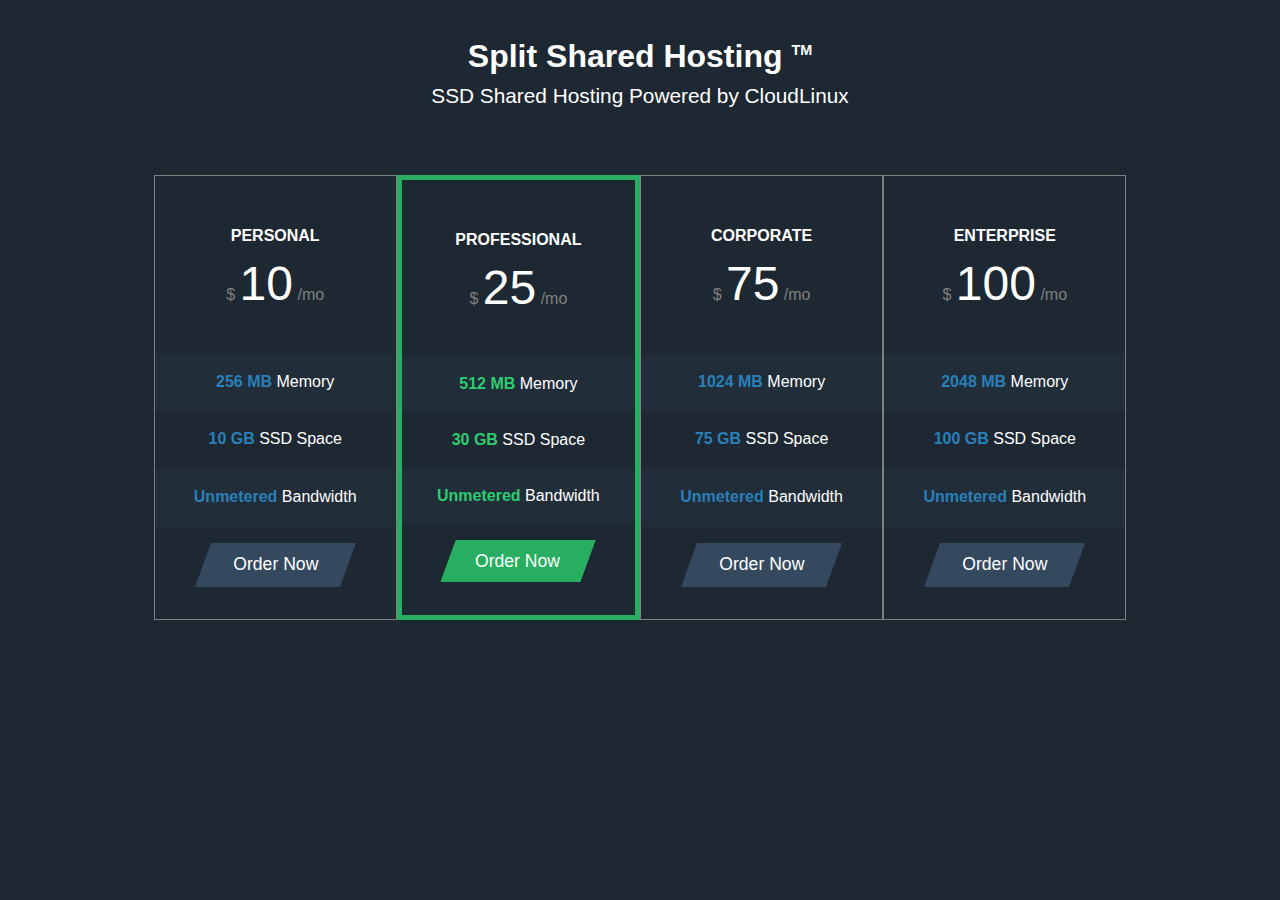
<file: 0 - pricing/index.html>
<!DOCTYPE html>
<html lang="en">
<head>
    <meta charset="UTF-8">
    <meta name="viewport" content="width=device-width, initial-scale=1.0">
    <title>Pricing Component</title>

    <link rel="stylesheet" href="css/style.css">
</head>
<body>
    <header class="header">
        <h1 class="header_title">Split Shared Hosting <sup class="tm">TM</sup></h1>
        <p class="header__sub">SSD Shared Hosting Powered by CloudLinux</p>

        <div class="cards">

            <div class="card">
                <p class="card__title">
                    <span class="card__offer">Personal</span>
                    $ <span class="card__price">10</span> /mo
                </p>
                <p class="card__stat">
                    <span class="colored">256 MB</span> Memory
                </p>
                <p class="card__stat">
                    <span class="colored">10 GB</span> SSD Space
                </p>
                <p class="card__stat">
                    <span class="colored">Unmetered</span> Bandwidth
                </p>

                <a href="#" class="btn"><span>Order Now</span></a>
            </div>

            <div class="card">
                <p class="card__title">
                    <span class="card__offer">Professional</span>
                    $ <span class="card__price">25</span> /mo
                </p>
                <p class="card__stat">
                    <span class="colored">512 MB</span> Memory
                </p>
                <p class="card__stat">
                    <span class="colored">30 GB</span> SSD Space
                </p>
                <p class="card__stat">
                    <span class="colored">Unmetered</span> Bandwidth
                </p>

                <a href="#" class="btn"><span>Order Now</span></a>
            </div>

            <div class="card">
                <p class="card__title">
                    <span class="card__offer">Corporate</span>
                    $ <span class="card__price">75</span> /mo
                </p>
                <p class="card__stat">
                    <span class="colored">1024 MB</span> Memory
                </p>
                <p class="card__stat">
                    <span class="colored">75 GB</span> SSD Space
                </p>
                <p class="card__stat">
                    <span class="colored">Unmetered</span> Bandwidth
                </p>

                <a href="#" class="btn"><span>Order Now</span></a>
            </div>

            <div class="card">
                <p class="card__title">
                    <span class="card__offer">Enterprise</span>
                    $ <span class="card__price">100</span> /mo
                </p>
                <p class="card__stat">
                    <span class="colored">2048 MB</span> Memory
                </p>
                <p class="card__stat">
                    <span class="colored">100 GB</span> SSD Space
                </p>
                <p class="card__stat">
                    <span class="colored">Unmetered</span> Bandwidth
                </p>

                <a href="#" class="btn"><span>Order Now</span></a>
            </div>

        </div>
    </header>
</body>
</html>
</file>
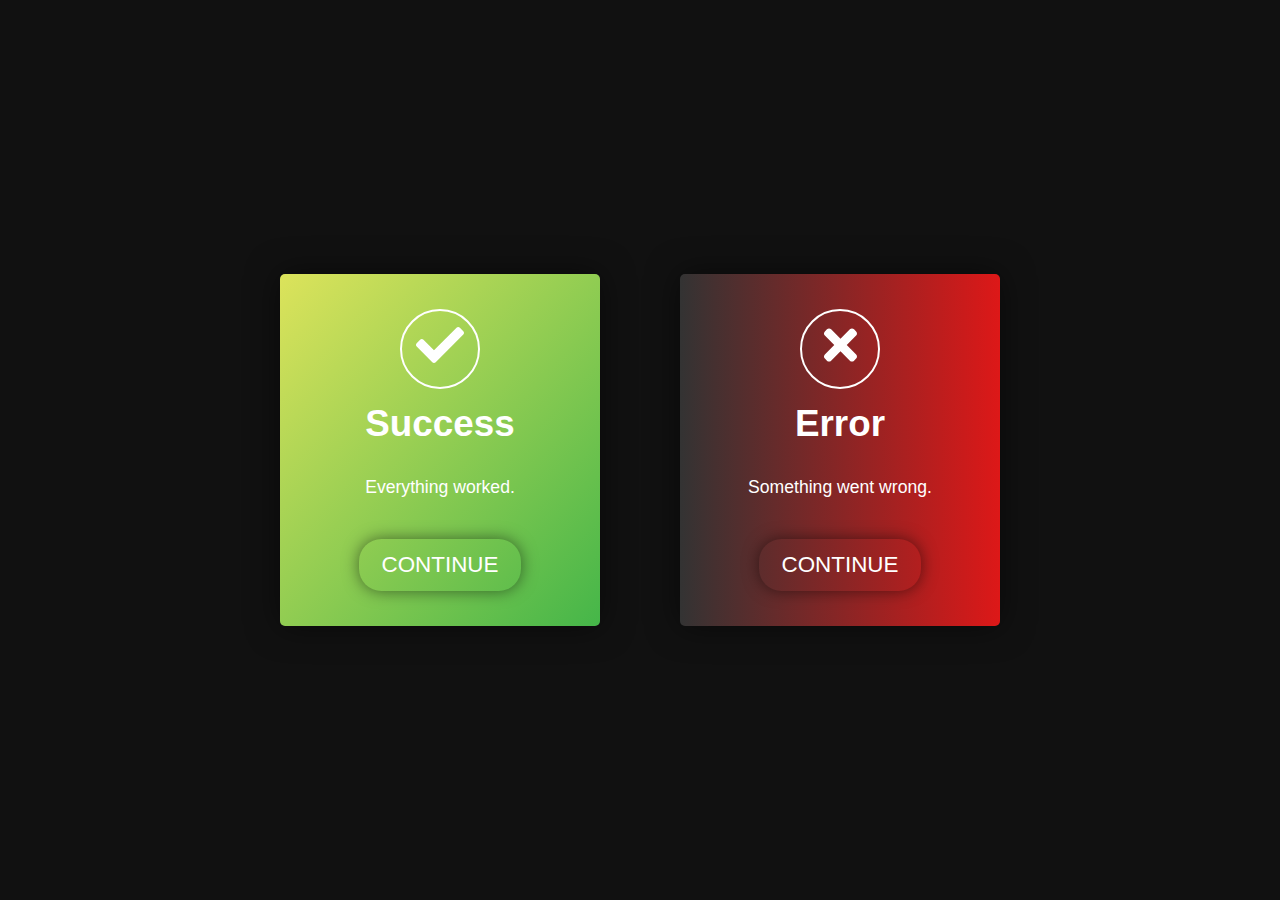
<file: 11 - Flash Message/index.html>
<!DOCTYPE html>
<html lang="en">
<head>
    <meta charset="UTF-8">
    <meta name="viewport" content="width=device-width, initial-scale=1.0">
    <title>Flash Message</title>

    <link rel="stylesheet" href="css/style.css">
    <script src="all.min.js"></script>
</head>
<body>
    <div class="cards">
        <div class="card">
            <p class="card__icon">
                <i class="fas fa-check "></i>
            </p>
            <h2 class="card__title">Success</h2>
            <p class="card__desc">Everything worked.</p>

            <a href="#" class="card__btn">Continue</a>
        </div>
        <div class="card">
            <p class="card__icon">
                <i class="fas fa-times "></i>
            </p>
            <h2 class="card__title">Error</h2>
            <p class="card__desc">Something went wrong.</p>

            <a href="#" class="card__btn">Continue</a>
        </div>
    </div>

    <script>
        const cardError = document.querySelector('.card:last-child');
        const cardGreen = document.querySelector('.card:first-child');

        cardError.addEventListener('mouseover',()=>{
            cardGreen.classList.add('scaleDown');
        });
        cardError.addEventListener('mouseout',()=>{
            cardGreen.classList.remove('scaleDown');
        });
    </script>
</body>
</html>
</file>
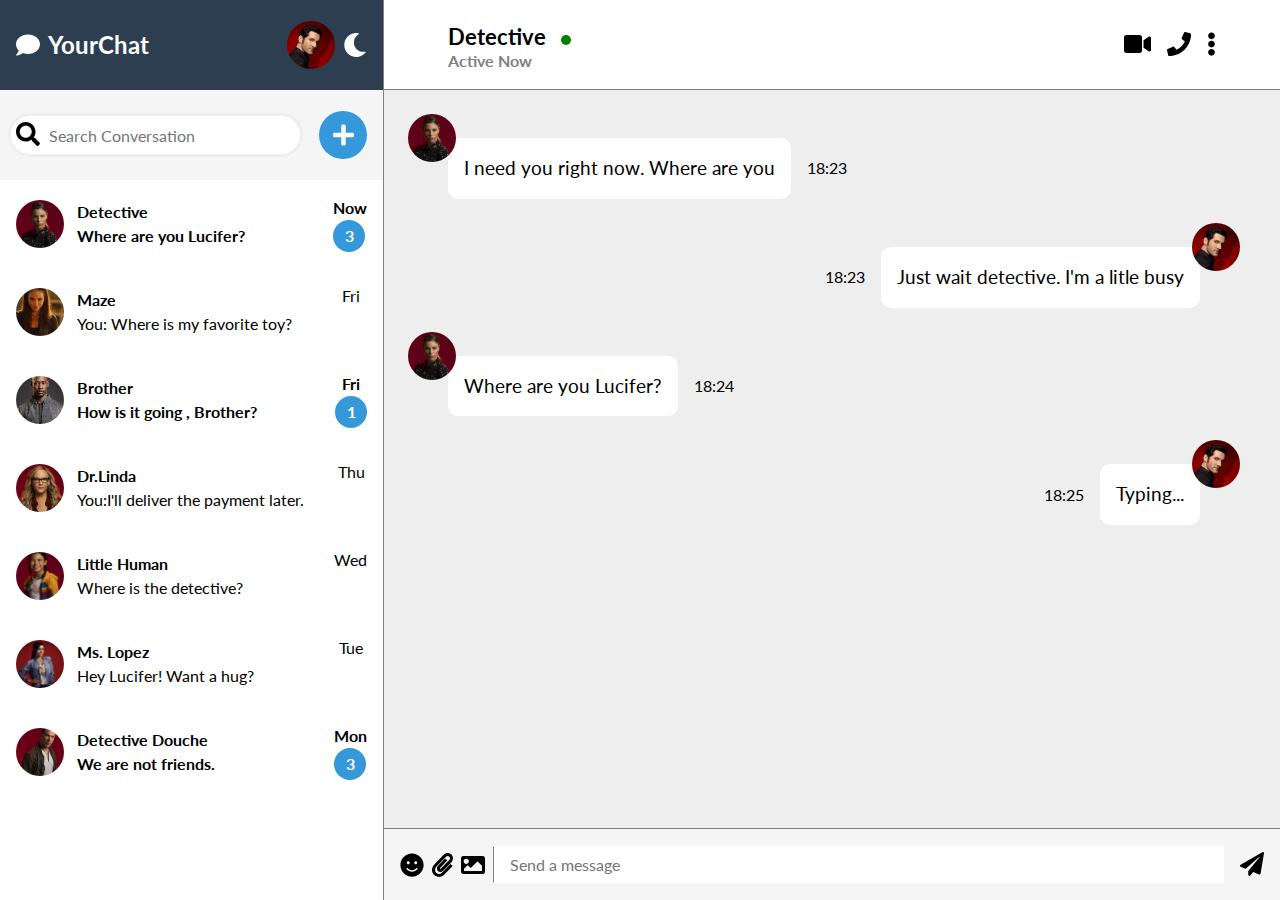
<file: 13 - Direct Messaging/index.html>
<!DOCTYPE html>
<html lang="en">
<head>
    <meta charset="UTF-8">
    <meta name="viewport" content="width=device-width, initial-scale=1.0">
    <title>Direct Messaging</title>

    <link rel="stylesheet" href="css/style.css">
    <script src="all.min.js"></script>
</head>
<body>
    <div class="app">
        <div class="inbox">
            <div class="inbox__head">
                <i class="fas fa-comment icon"></i>
                <h2 class="app__logo">YourChat</h2>

                <img src="./img/lucifer.png" alt="user" class="app__user">
                <button class="app__theme"><i class="fas fa-moon icon"></i></button>
            </div>
            <form class="form">
                <span class="form__searchicon"><i class="fas fa-search icon"></i></span>
                <input type="text" placeholder="Search Conversation" class="form__input">
                <button class="form__btn"><i class="fas fa-plus icon"></i></button>
            </form>
            <div class="inbox__body">
                <div class="message unread">
                    <img src="./img/chloe.jpg" alt="sender" class="message__sender">
                    <div class="message__text">
                        <h4 class="message__name">Detective</h4>
                        <p class="message__content">Where are you Lucifer?</p>
                    </div>
                    <p class="message__date">
                        <span class="message__day">Now</span>
                        <span class="message__count">3</span>
                    </p>
                </div>
                <div class="message ">
                    <img src="./img/maze.jpg" alt="sender" class="message__sender">
                    <div class="message__text">
                        <h4 class="message__name">Maze</h4>
                        <p class="message__content">You: Where is my favorite toy?</p>
                    </div>
                    <p class="message__date">
                        <span class="message__day">Fri</span>
                        <span class="message__count"></span>
                    </p>
                </div>
                <div class="message unread">
                    <img src="./img/amen.jpg" alt="sender" class="message__sender">
                    <div class="message__text">
                        <h4 class="message__name">Brother</h4>
                        <p class="message__content">How is it going , Brother?</p>
                    </div>
                    <p class="message__date">
                        <span class="message__day">Fri</span>
                        <span class="message__count">1</span>
                    </p>
                </div>
                <div class="message">
                    <img src="./img/linda.jpg" alt="sender" class="message__sender">
                    <div class="message__text">
                        <h4 class="message__name">Dr.Linda</h4>
                        <p class="message__content">You:I'll deliver the payment later.</p>
                    </div>
                    <p class="message__date">
                        <span class="message__day">Thu</span>
                        <span class="message__count"></span>
                    </p>
                </div>
                <div class="message ">
                    <img src="./img/trixie.jpg" alt="sender" class="message__sender">
                    <div class="message__text">
                        <h4 class="message__name">Little Human</h4>
                        <p class="message__content">Where is the detective?</p>
                    </div>
                    <p class="message__date">
                        <span class="message__day">Wed</span>
                        <span class="message__count"></span>
                    </p>
                </div>
                <div class="message">
                    <img src="./img/ella.jpg" alt="sender" class="message__sender">
                    <div class="message__text">
                        <h4 class="message__name">Ms. Lopez</h4>
                        <p class="message__content">Hey Lucifer! Want a hug?</p>
                    </div>
                    <p class="message__date">
                        <span class="message__day">Tue</span>
                        <span class="message__count"></span>
                    </p>
                </div>
                <div class="message unread">
                    <img src="./img/dan.jpg" alt="sender" class="message__sender">
                    <div class="message__text">
                        <h4 class="message__name">Detective Douche</h4>
                        <p class="message__content">We are not friends.</p>
                    </div>
                    <p class="message__date">
                        <span class="message__day">Mon</span>
                        <span class="message__count">3</span>
                    </p>
                </div>
            </div>
        </div>


        <div class="chatbox">
            <div class="chatbox__head">
                <h2 class="chatbox__name">
                    Detective <span class="chatbox__status-sign"></span>
                <span class="chatbox__status">Active Now</span>
                </h2>

                <button class="chatbox__icon icon"><i class="icon fas fa-video"></i></button>
                <button class="chatbox__icon icon"><i class="icon fas fa-phone"></i></button>
                <button class="chatbox__icon icon"><i class="icon fas fa-ellipsis-v"></i></button>
            </div>

            <div class="chatbox__body">
                <div class="chat chat-left">
                    <img src="./img/chloe.jpg" alt="" class="chat__img">
                    <p class="chat__content">
                        I need you right now. Where are you
                    </p>
                    <span class="chat__time">18:23</span>
                </div>
                <div class="chat chat-right">
                    <img src="./img/lucifer.png" alt="" class="chat__img">
                    <span class="chat__time">18:23</span>
                    <p class="chat__content">
                        Just wait detective. I'm a litle busy
                    </p>
                </div>
                <div class="chat chat-left">
                    <img src="./img/chloe.jpg" alt="" class="chat__img">
                    <p class="chat__content">
                        Where are you Lucifer?
                    </p>
                    <span class="chat__time">18:24</span>
                </div>
                <div class="chat chat-right">
                    <img src="./img/lucifer.png" alt="" class="chat__img">
                    <span class="chat__time">18:25</span>
                    <p class="chat__content">
                        Typing...
                    </p>
                </div>
            </div>

            <div class="chatbox__bottom">
                <button class="chatbox__btn"><i class="fas fa-smile icon"></i></button>
                <button class="chatbox__btn"><i class="fas fa-paperclip icon"></i></button>
                <button class="chatbox__btn"><i class="fas fa-image icon"></i></button>
                <input type="text" class="chatbox__input" placeholder="Send a message">
                <button class="chatbox__send icon"><i class="fas fa-paper-plane icon"></i></button>
            </div>
        </div>
    </div>

    <script>
        const themeBtn = document.querySelector('.app__theme');
        const components = document.querySelectorAll('.form,.inbox__body,.chatbox__head,.chatbox__body,.chatbox__bottom,.chatbox__btn');
        const chats = document.querySelectorAll('.chat__content');
        const inputs = document.querySelectorAll('[type="text"]');
        const icons = document.querySelectorAll('.icon');
        themeBtn.addEventListener('click',()=>{
            components.forEach(comp=>{
                comp.classList.toggle('darkMode');
            });
            chats.forEach(chat=>{
                chat.classList.toggle('darkMode2');
            });
            inputs.forEach(input=>{
                input.classList.toggle('darkMode');
            })
            icons.forEach(icon=>{
                icon.classList.toggle('darkMode');
            })
        });
    </script>
</body>
</html>
</file>
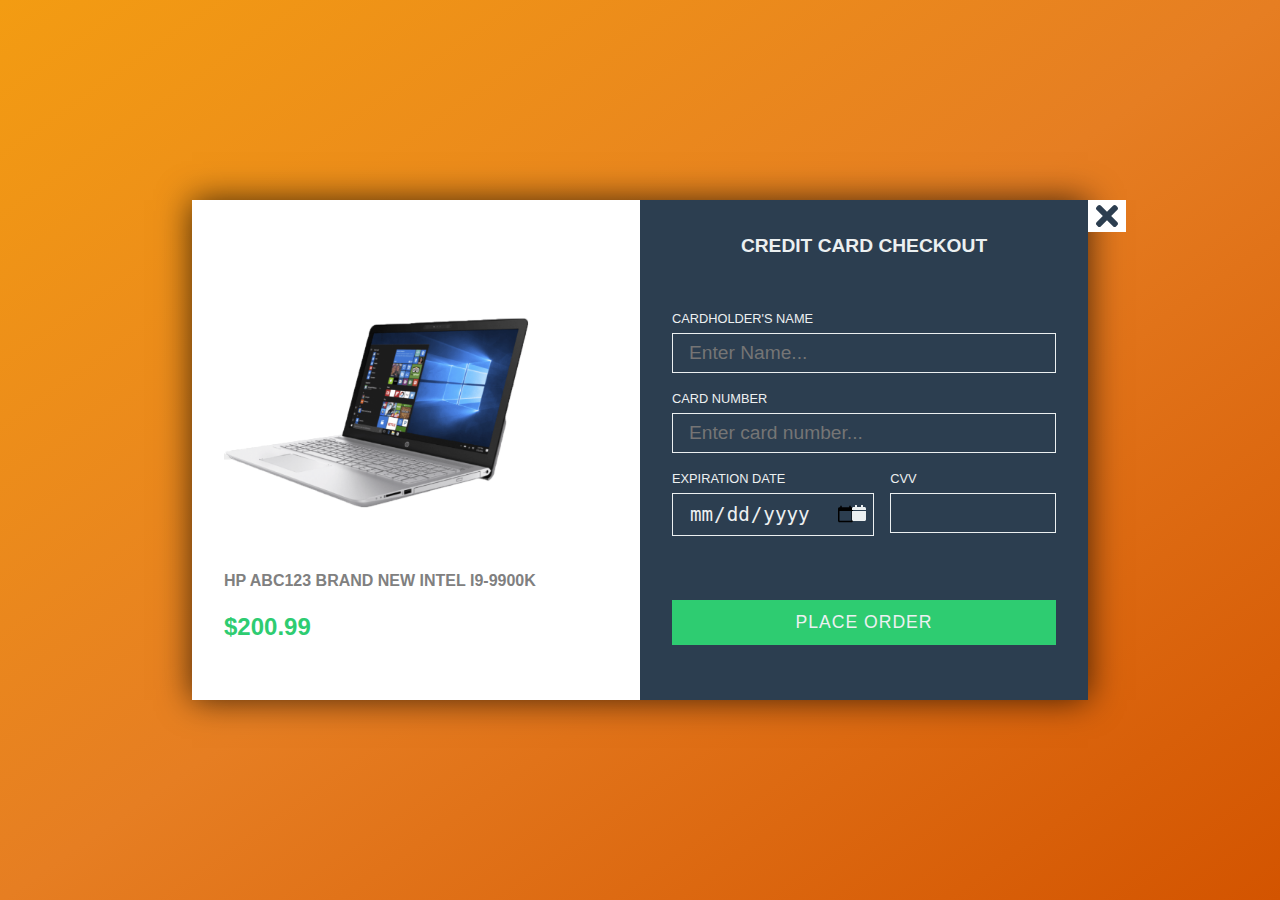
<file: 2 - checkout/index.html>
<!DOCTYPE html>
<html lang="en">
<head>
    <meta charset="UTF-8">
    <meta name="viewport" content="width=device-width, initial-scale=1.0">
    <title>Checkout &ndash; Total Purchase</title>

    <link rel="stylesheet" href="css/style.css">
    <script src="all.min.js"></script>

</head>
<body>
    <header class="header">
        <div class="purchase">
            <div class="purchase__left">
                <img src="laptop.png" alt="laptop" class="purchase__item">

                <h1 class="purchase__name">HP abc123 Brand New Intel i9-9900K</h1>
                <p class="purchase__price">$200.99</p>
            </div>

            <div class="purchase__right">
                <i class="fas fa-times purchase__close"></i>
                <h2 class="purchase__title">Credit Card Checkout</h2>

                <form action="#" class="form">
                    <div class="form__field">
                        <label for="name" class="form__label">cardholder's name</label>
                        <input type="text" class="form__input" id="name" placeholder="Enter Name...">
                    </div>

                    <div class="form__field">
                        <label for="number" class="form__label">card number</label>
                        <input type="text" class="form__input" id="number" placeholder="Enter card number...">
                    </div>

                    <div class="form__two">
                        <div class="form__field">
                            <label for="name" class="form__label">expiration date</label>
                            <input type="date" class="form__input" id="name" placeholder="mm/yy">
                            <i class="fas fa-calendar form__date"></i>
                        </div>
    
                        <div class="form__field">
                            <label for="number" class="form__label">cvv</label>
                            <input type="text" class="form__input" id="number">
                        </div>
                    </div>

                    <button class="btn">place order</button>
                </form>
            </div>
        </div>
    </header>
</body>
</html>
</file>
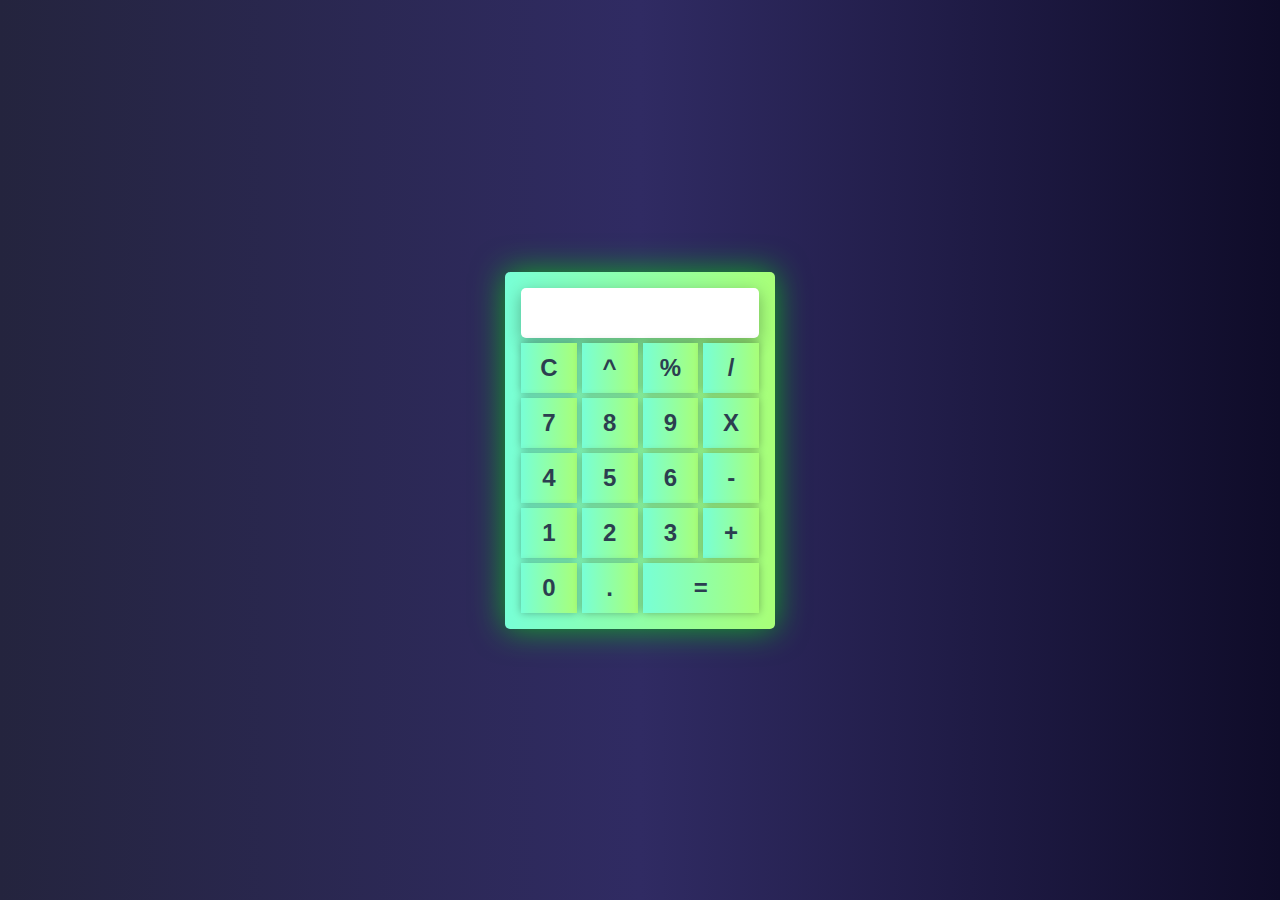
<file: 4 - calculator/index.html>
<!DOCTYPE html>
<html lang="en">
<head>
    <meta charset="UTF-8">
    <meta name="viewport" content="width=device-width, initial-scale=1.0">
    <title>Calculator</title>
    <link href="https://fonts.googleapis.com/css?family=Roboto&display=swap" rel="stylesheet">
    <link rel="stylesheet" href="css/style.css">
    <script src="app.js" defer></script>
</head>
<body>
    <div class="calculator">
        <input type="text" class="calculator__input">

        <button class="clear">C</button>
        <button data-input='**' class="square">^</button>
        <button data-input='%' class="modulo">%</button>
        <button data-input='/' class="divide">/</button>
        <button data-input='7' class="seven">7</button>
        <button data-input='8' class="eight">8</button>
        <button data-input='9' class="nine">9</button>
        <button data-input='*' class="multiply">X</button>
        <button data-input='4' class="four">4</button>
        <button data-input='5' class="five">5</button>
        <button data-input='6' class="six">6</button>
        <button data-input='-' class="subtract">-</button>
        <button data-input='1' class="one">1</button>
        <button data-input='2' class="two">2</button>
        <button data-input='3' class="three">3</button>
        <button data-input='+' class="add">+</button>
        <button data-input='0' class="zero">0</button>
        <button data-input='.' class="decimal">.</button>
        <button class="equal">=</button>

    </div>


</body>
</html>
</file>
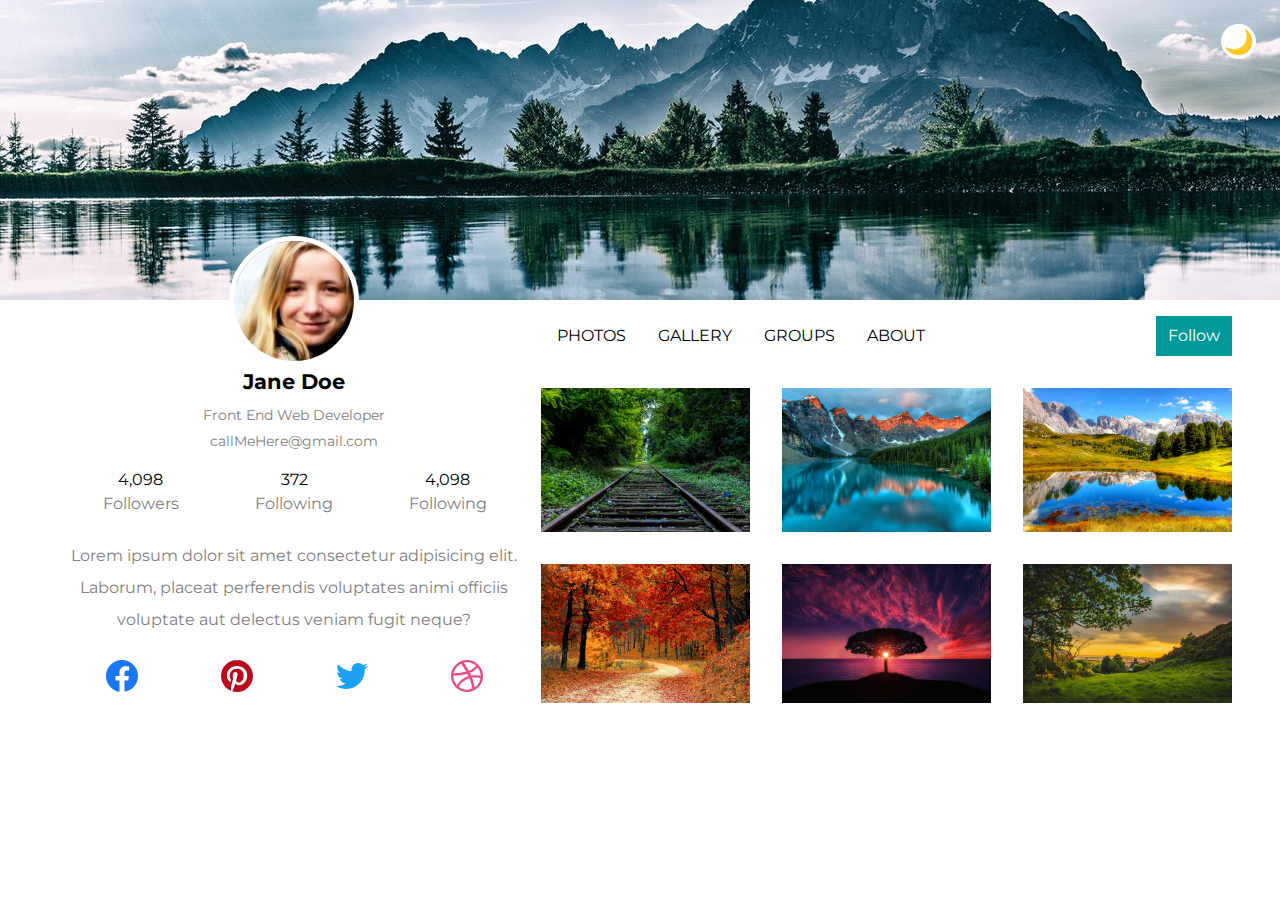
<file: 6 - user profile/index.html>
<!DOCTYPE html>
<html lang="en">
<head>
    <meta charset="UTF-8">
    <meta name="viewport" content="width=device-width, initial-scale=1.0">
    <title>Daily UI &ndash; User Profile</title>
    <link href="https://fonts.googleapis.com/css?family=Montserrat:400,700&display=swap" rel="stylesheet">
    <link rel="stylesheet" href="css/style.css">
    <script src="app.js" defer></script>
</head>
<body>
    <header class="header">
        <div class="bg">
            <img src="img/4.jpg" alt="" class="bg__img">
            <button class="bg__theme">🌙</button>
        </div>
        <div class="profile">
            <div class="profile__left">
                <img src="img/icon.jpg" alt="user" class="profile__user">
                <h1 class="profile__name">Jane Doe</h1>
                <p class="profile__desc">Front End Web Developer</p>
                <p class="profile__desc">callMeHere@gmail.com</p>
                <div class="profile__stats">
                    <p class="profile__stat">
                        4,098
                        <span class="profile__statname">Followers</span>
                    </p>
                    <p class="profile__stat">
                        372
                        <span class="profile__statname">Following</span>
                    </p>
                    <p class="profile__stat">
                        4,098
                        <span class="profile__statname">Following</span>
                    </p>
                </div>
                <p class="profile__desc text">
                    Lorem ipsum dolor sit amet consectetur adipisicing elit. Laborum, placeat perferendis voluptates animi officiis voluptate aut delectus veniam fugit neque?
                </p>

                <div class="profile__social">
                    <a href="#" class="profile__link">
                        <svg class="icon">
                            <use href="img/sprite.svg#icon-facebook"></use>
                        </svg>
                    </a>
                    <a href="#" class="profile__link">
                        <svg class="icon">
                            <use href="img/sprite.svg#icon-pinterest"></use>
                        </svg>
                    </a>
                    <a href="#" class="profile__link">
                        <svg class="icon">
                            <use href="img/sprite.svg#icon-twitter"></use>
                        </svg>
                    </a>
                    <a href="#" class="profile__link">
                        <svg class="icon">
                            <use href="img/sprite.svg#icon-dribbble"></use>
                        </svg>
                    </a>
                </div>
            </div>
            <div class="profile__right">
                <ul class="profile__list">
                    <li class="profile__item"><a href="#" class="profile__link">Photos</a></li>
                    <li class="profile__item"><a href="#" class="profile__link">Gallery</a></li>
                    <li class="profile__item"><a href="#" class="profile__link">Groups</a></li>
                    <li class="profile__item"><a href="#" class="profile__link">About</a></li>
                    <li class="profile__item"><a href="#" class="btn">Follow</a></li>
                </ul>
                <div class="profile__gallery">
                    <div class="profile__div" data-type='Forest'>
                        <img src="img/1.jpg" alt="gallery photo" class="profile__img">
                    </div>
                    <div class="profile__div" data-type='Lake'>
                        <img src="img/2.jpg" alt="gallery photo" class="profile__img">
                    </div>
                    <div class="profile__div" data-type='Farm'>
                        <img src="img/3.jpg" alt="gallery photo" class="profile__img">
                    </div>
                    <div class="profile__div" data-type='Fall'>
                        <img src="img/7.jpg" alt="gallery photo" class="profile__img">
                    </div>
                    <div class="profile__div" data-type='Life'>
                        <img src="img/5.jpg" alt="gallery photo" class="profile__img">
                    </div>
                    <div class="profile__div" data-type='Green'>
                        <img src="img/6.jpg" alt="gallery photo" class="profile__img">
                    </div>

                </div>
            </div>
        </div>
        
    </header>
</body>
</html>
</file>
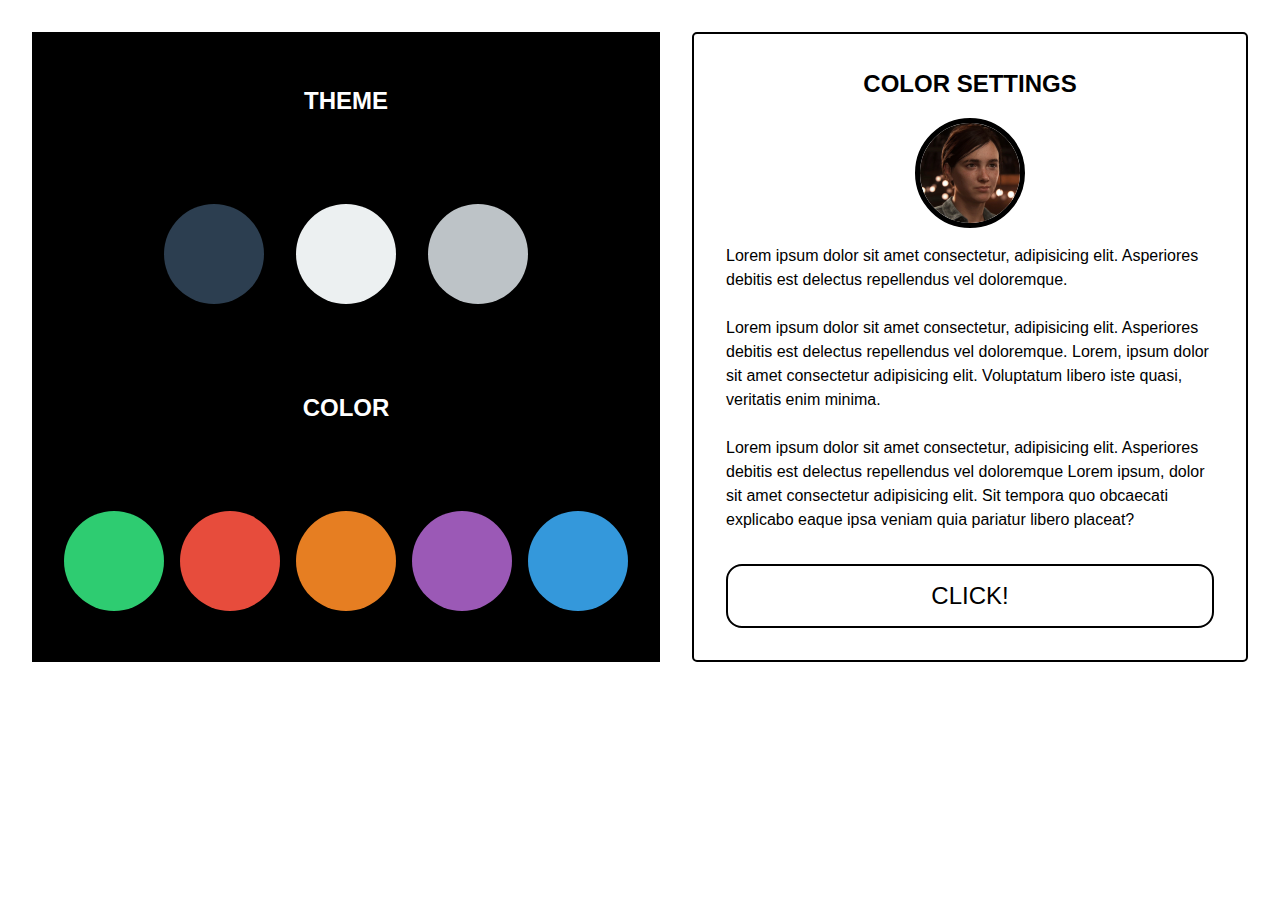
<file: 7 - setting/index.html>
<!DOCTYPE html>
<html lang="en">
<head>
    <meta charset="UTF-8">
    <meta name="viewport" content="width=device-width, initial-scale=1.0">
    <title>Setting Daily UI 7</title>
    <link rel="stylesheet" href="css/style.css">
    <script src="app.js" defer></script>
</head>
<body>
    <div class="setting">
        <h2 class="title">THEME</h2>
        <div class="setting__theme">
            <button class="dark"></button>
            <button class="light"></button>
            <button class="mid"></button>
        </div>
        <h2 class="title">COLOR</h2>
        <div class="setting__colors">
            <button class="green"></button>
            <button class="red"></button>
            <button class="orange"></button>
            <button class="purple"></button>
            <button class="blue"></button>
        </div>
    </div>

    <div class="screen">
        <h2 class="screen__title">COLOR SETTINGS</h2>
        <img src="profile.jpg" alt="" class="screen__icon">
        <p class="screen__text">Lorem ipsum dolor sit amet consectetur, adipisicing elit. Asperiores debitis est delectus repellendus vel doloremque.</p>
        <p class="screen__text">Lorem ipsum dolor sit amet consectetur, adipisicing elit. Asperiores debitis est delectus repellendus vel doloremque. Lorem, ipsum dolor sit amet consectetur adipisicing elit. Voluptatum libero iste quasi, veritatis enim minima.</p>
        <p class="screen__text">Lorem ipsum dolor sit amet consectetur, adipisicing elit. Asperiores debitis est delectus repellendus vel doloremque Lorem ipsum, dolor sit amet consectetur adipisicing elit. Sit tempora quo obcaecati explicabo eaque ipsa veniam quia pariatur libero placeat?</p>
        <button class="screen__btn">Click!</button>
    </div>
</body>
</html>
</file>
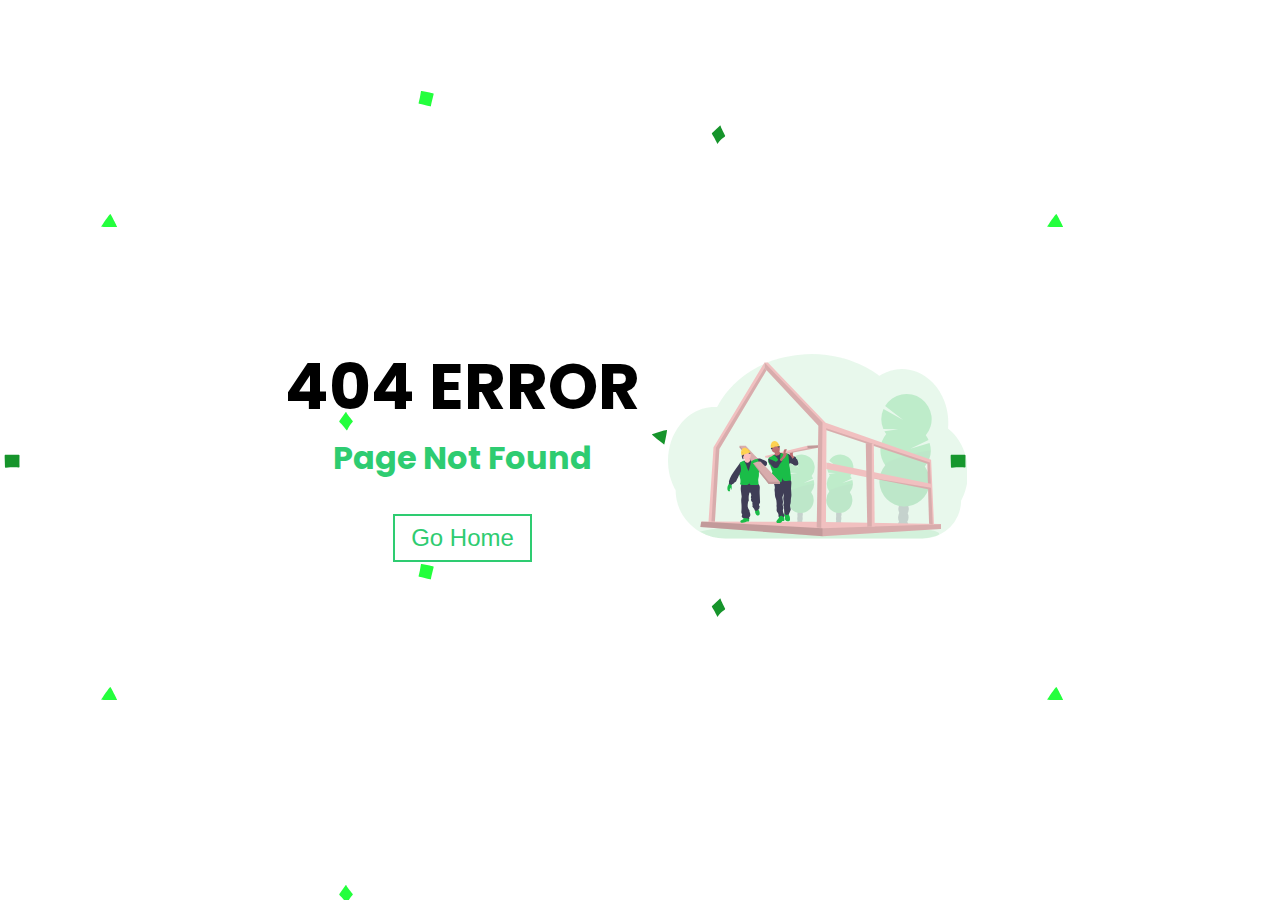
<file: 8 - 404/index.html>
<!DOCTYPE html>
<html lang="en">
<head>
    <meta charset="UTF-8">
    <meta name="viewport" content="width=device-width, initial-scale=1.0">
    <title>404 Page</title>
    <link href="https://fonts.googleapis.com/css?family=Poppins&display=swap" rel="stylesheet">
    <link rel="stylesheet" href="css/style.css">
</head>
<body>
    <div class="wrapper">
        <div class="text">
            <h1 class="text__title">
                404 ERROR
                <span class="text__sub">Page Not Found</span>
    
            </h1>
            <button class="text__btn">Go Home</button>
    
        </div>
    
        <div class="cover">
            <svg id="e43251fe-2b99-4b63-8176-d5da4893f038" data-name="Layer 1" xmlns="http://www.w3.org/2000/svg" width="100%" height="100%" viewBox="0 0 1177.82 724.47"><title>under construction</title><path d="M1188.91,553.07a241.36,241.36,0,0,1-7.07,58.24q-2.38,9.63-5.53,18.86a222.72,222.72,0,0,1-8.92,22.32q-2.55,5.52-5.39,10.82a145.56,145.56,0,0,1-12.17,58.49,150.79,150.79,0,0,1-73.18,75.4,153.93,153.93,0,0,1-65.33,15H234.68a195.68,195.68,0,0,1-98.42-26.31l-.46-.26q-6.39-3.74-12.46-7.92a195.41,195.41,0,0,1-25.57-21.08A190.28,190.28,0,0,1,69.66,721.8a185.86,185.86,0,0,1-28.59-99.23c-18.95-33.25-30-73.08-30-115.88,0-54,17.56-103.26,46.41-140.55a197.6,197.6,0,0,1,19.71-21.93,183.42,183.42,0,0,1,22.54-18.45,175.38,175.38,0,0,1,20-12c2.89-1.47,5.79-2.86,8.74-4.15,2.59-1.15,5.21-2.22,7.86-3.23q4.77-1.81,9.66-3.33t9.65-2.66q7-1.71,14.24-2.78c4-.59,8-1,12-1.31,3.18-.24,6.39-.37,9.62-.41h1.75c3.56,0,7.1.14,10.61.38.37-.74.77-1.49,1.14-2.22,1.4-2.67,2.85-5.33,4.31-7.93a.25.25,0,0,1,0-.07c.25-.46.5-.91.76-1.35,1.18-2.13,2.41-4.24,3.67-6.33.58-1,1.15-1.94,1.74-2.88a7.66,7.66,0,0,1,.41-.68q.9-1.5,1.83-3,4.63-7.4,9.63-14.54l.85-1.22c.52-.74,1-1.46,1.58-2.2,1.38-1.93,2.8-3.87,4.23-5.77,1-1.36,2-2.71,3.08-4q3.9-5,8-10t8.52-9.87c.4-.45.8-.89,1.22-1.33l4.27-4.66h0c.21-.22.39-.42.59-.62h0c.51-.55,1-1.1,1.55-1.63,2.29-2.43,4.64-4.81,7-7.18a381.2,381.2,0,0,1,38.3-33.37c.53-.42,1.07-.82,1.6-1.22,2.54-1.91,5.12-3.8,7.7-5.66a405.31,405.31,0,0,1,44.41-27.7c1.06-.61,2.14-1.18,3.23-1.74a424,424,0,0,1,42.49-19.56c7.91-3.13,16-6.07,24.14-8.76,5.42-1.78,10.86-3.47,16.37-5.06Q459.4,102,472.5,99.05a463.35,463.35,0,0,1,78.24-10.66q12-.61,24.27-.63a465,465,0,0,1,117,14.8,4.22,4.22,0,0,0,3.63,1.89H699c1.46.4,2.91.8,4.37,1.22q12.23,3.52,24.11,7.69l2,.72a430.44,430.44,0,0,1,56.91,25,410.69,410.69,0,0,1,47.65,29.44q3.51,2.52,6.92,5.08,4.14-2.65,8.42-5.08a165.62,165.62,0,0,1,34.88-14.87,159.1,159.1,0,0,1,78.24-3.06c33.25,7.05,63.35,24.55,87.66,49.44a204.55,204.55,0,0,1,26.29,33.38c.55.86,1.1,1.73,1.63,2.61a220,220,0,0,1,16.74,33.37c.17.43.34.83.49,1.25a231.09,231.09,0,0,1,10.3,33.35c.12.58.26,1.15.38,1.73a240.11,240.11,0,0,1,4.92,33.37c0,.4,0,.81.08,1.23q.63,8.71.64,17.6c0,5.3-.18,10.56-.51,15.78,0,.57-.08,1.16-.13,1.75-.09,1.51-.22,3-.35,4.52a189.79,189.79,0,0,1,21.38,20.17q4.37,4.77,8.46,9.9a210.61,210.61,0,0,1,21.8,33.37C1179.19,475.33,1188.91,512.88,1188.91,553.07Z" transform="translate(-11.09 -87.76)" fill="#1abd48" opacity="0.1" class="svg-elem-1"></path><path d="M1075.91,793.5c0,6.83-23.53,13.23-64.59,18.73H234.68a195.68,195.68,0,0,1-98.42-26.31l-.46-.26c11.8-4.3,33.1-8.31,62.09-11.93h0l1.3-.16c13-1.59,27.53-3.1,43.41-4.53.4,0,.81-.06,1.21-.11h0q18.9-1.68,40.21-3.15c.45,0,.89-.08,1.34-.1q8.22-.59,16.78-1.12h0l2.2-.14c41.55-2.58,88.78-4.64,140-6h.06q10.76-.3,21.75-.53,12.22-.29,24.74-.51c6.37-.14,12.82-.24,19.29-.34h.15c29.19-.44,59.35-.66,90.19-.66,76.26,0,148.34,1.39,212.21,3.89h.18c9.82.38,19.46.8,28.86,1.23l8,.38q15.91.76,31,1.63h0C999.07,770.24,1075.91,781.17,1075.91,793.5Z" transform="translate(-11.09 -87.76)" fill="#1abd48" opacity="0.1" class="svg-elem-2"></path><g opacity="0.2"><path d="M691.37,751.79A19,19,0,0,1,691,755q-10.44-1.66-21-3c0-.28,0-.57,0-.86a16.88,16.88,0,0,1,2.5-8.48c2.06-3.26,5.19-5.3,8.64-5.19s6.44,2.34,8.29,5.71A16.87,16.87,0,0,1,691.37,751.79Z" transform="translate(-11.09 -87.76)" fill="#3f3d56" class="svg-elem-3"></path><ellipse cx="681.21" cy="734.33" rx="14.01" ry="10.7" transform="translate(-85.32 1304.28) rotate(-88.19)" fill="#3f3d56" class="svg-elem-4"></ellipse><ellipse cx="681.75" cy="717.21" rx="14.01" ry="10.7" transform="translate(-67.68 1288.24) rotate(-88.19)" fill="#3f3d56" class="svg-elem-5"></ellipse><ellipse cx="682.29" cy="700.09" rx="14.01" ry="10.7" transform="translate(-50.05 1272.2) rotate(-88.19)" fill="#3f3d56" class="svg-elem-6"></ellipse><ellipse cx="682.83" cy="682.97" rx="14.01" ry="10.7" transform="translate(-32.42 1256.16) rotate(-88.19)" fill="#3f3d56" class="svg-elem-7"></ellipse><path d="M646.47,564.55a49.66,49.66,0,0,1-3.8-6l28.26-3.73-30.42-.73a51.38,51.38,0,0,1,.31-40.64l40.12,22.45-36.75-28.84a51.28,51.28,0,1,1,82.84,60,50.8,50.8,0,0,1,5.55,9.53l-37.09,17.8,39.33-11.83A51.34,51.34,0,0,1,725,630.47a51.28,51.28,0,1,1-80.56-2.54,51.28,51.28,0,0,1,2-63.38Z" transform="translate(-11.09 -87.76)" fill="#1abd48" class="svg-elem-8"></path><path d="M737,599.13a51,51,0,0,1-12,31.34,51.28,51.28,0,1,1-80.56-2.54C637.87,619,737.18,593.38,737,599.13Z" transform="translate(-11.09 -87.76)" opacity="0.1" class="svg-elem-9"></path></g><g opacity="0.2"><path d="M539.37,751.79A19,19,0,0,1,539,755q-10.44-1.66-21-3c0-.28,0-.57,0-.86a16.88,16.88,0,0,1,2.5-8.48c2.06-3.26,5.19-5.3,8.64-5.19s6.44,2.34,8.29,5.71A16.87,16.87,0,0,1,539.37,751.79Z" transform="translate(-11.09 -87.76)" fill="#3f3d56" class="svg-elem-10"></path><ellipse cx="529.21" cy="734.33" rx="14.01" ry="10.7" transform="translate(-232.53 1152.36) rotate(-88.19)" fill="#3f3d56" class="svg-elem-11"></ellipse><ellipse cx="529.75" cy="717.21" rx="14.01" ry="10.7" transform="translate(-214.89 1136.32) rotate(-88.19)" fill="#3f3d56" class="svg-elem-12"></ellipse><ellipse cx="530.29" cy="700.09" rx="14.01" ry="10.7" transform="translate(-197.26 1120.28) rotate(-88.19)" fill="#3f3d56" class="svg-elem-13"></ellipse><ellipse cx="530.83" cy="682.97" rx="14.01" ry="10.7" transform="translate(-179.63 1104.24) rotate(-88.19)" fill="#3f3d56" class="svg-elem-14"></ellipse><path d="M494.47,564.55a49.66,49.66,0,0,1-3.8-6l28.26-3.73-30.42-.73a51.38,51.38,0,0,1,.31-40.64l40.12,22.45-36.75-28.84a51.28,51.28,0,1,1,82.84,60,50.8,50.8,0,0,1,5.55,9.53l-37.09,17.8,39.33-11.83A51.34,51.34,0,0,1,573,630.47a51.28,51.28,0,1,1-80.56-2.54,51.28,51.28,0,0,1,2-63.38Z" transform="translate(-11.09 -87.76)" fill="#1abd48" class="svg-elem-15"></path><path d="M585,599.13a51,51,0,0,1-12,31.34,51.28,51.28,0,1,1-80.56-2.54C485.87,619,585.18,593.38,585,599.13Z" transform="translate(-11.09 -87.76)" opacity="0.1" class="svg-elem-16"></path></g><g opacity="0.2"><path d="M954.57,762.73a37.3,37.3,0,0,1-.73,6.08q-20.1-3.21-40.49-5.74c0-.54,0-1.09,0-1.65a32.5,32.5,0,0,1,4.82-16.33c4-6.27,10-10.2,16.63-10s12.4,4.51,16,11A32.53,32.53,0,0,1,954.57,762.73Z" transform="translate(-11.09 -87.76)" fill="#3f3d56" class="svg-elem-17"></path><ellipse cx="935" cy="729.11" rx="26.98" ry="20.61" transform="translate(165.69 1552.9) rotate(-88.19)" fill="#3f3d56" class="svg-elem-18"></ellipse><ellipse cx="936.04" cy="696.15" rx="26.98" ry="20.61" transform="translate(199.64 1522.02) rotate(-88.19)" fill="#3f3d56" class="svg-elem-19"></ellipse><ellipse cx="937.08" cy="663.2" rx="26.98" ry="20.61" transform="translate(233.59 1491.14) rotate(-88.19)" fill="#3f3d56" class="svg-elem-20"></ellipse><ellipse cx="938.12" cy="630.24" rx="26.98" ry="20.61" transform="matrix(0.03, -1, 1, 0.03, 267.53, 1460.26)" fill="#3f3d56" class="svg-elem-21"></ellipse><path d="M868.12,402.27a99.27,99.27,0,0,1-7.31-11.53l54.4-7.18-58.55-1.41a98.9,98.9,0,0,1,.58-78.24l77.25,43.21L863.75,291.6a98.72,98.72,0,1,1,159.47,115.56,98.71,98.71,0,0,1,10.69,18.35L962.5,459.8,1038.21,437a98.75,98.75,0,0,1-18.83,92.15,98.72,98.72,0,1,1-155.1-4.89,98.75,98.75,0,0,1,3.84-122Z" transform="translate(-11.09 -87.76)" fill="#1abd48" class="svg-elem-22"></path><path d="M1042.42,468.83a98.34,98.34,0,0,1-23,60.34,98.72,98.72,0,1,1-155.1-4.89C851.58,507.07,1042.77,457.76,1042.42,468.83Z" transform="translate(-11.09 -87.76)" opacity="0.1" class="svg-elem-23"></path></g><polygon points="157.82 676.73 168.31 676.7 183.1 676.7 201.8 372.92 386.99 63.89 378.94 55.25 378.94 33.37 178.66 365.76 157.82 676.73" fill="#f1c0c0" class="svg-elem-24"></polygon><polygon points="169.43 676.7 183.1 676.7 201.8 372.92 386.99 63.89 378.94 55.25 187.92 368.29 169.43 676.7" opacity="0.1" class="svg-elem-25"></polygon><polygon points="126.91 679.26 606.76 715.98 607.17 716.01 1071.56 687.45 1071.91 687.43 1071.91 667.82 560.21 658.43 133.3 658.02 130.18 658.02 129.84 660.22 126.91 679.26" fill="#f1c0c0" class="svg-elem-26"></polygon><polygon points="126.91 679.26 606.76 715.98 607.17 716.01 1071.56 687.45 1071.91 687.07 1071.91 668.23 1071.5 668.23 606.76 683.75 133.3 658.02 133.23 658.02 132.39 658.57 129.84 660.22 126.91 679.26" opacity="0.1" class="svg-elem-27"></polygon><polygon points="126.91 679.26 606.76 715.98 606.76 683.75 132.39 658.57 129.84 660.22 126.91 679.26" opacity="0.1" class="svg-elem-28"></polygon><polygon points="378.88 54.84 590.43 281.9 583.89 681.3 601.86 683.47 602.16 683.51 620.13 683.51 622.28 299.05 1018.41 431.37 1025.09 666.97 1039.55 668.59 1044.45 669.14 1033.11 415.03 619.01 269.65 391.95 33.6 378.88 33.6 378.88 54.84" fill="#f1c0c0" class="svg-elem-29"></polygon><polygon points="620.65 291.7 622.28 299.05 1018.41 431.37 1025.09 666.97 1039.55 668.59 1028.21 426.47 620.65 291.7" opacity="0.1" class="svg-elem-30"></polygon><polygon points="378.88 54.84 590.43 281.9 583.89 681.3 601.86 683.47 606.76 268.83 378.88 33.6 378.88 54.84" opacity="0.1" class="svg-elem-31"></polygon><polygon points="621.42 451.99 766.71 480.6 766.76 480.61 1021.23 530.74 1032.88 526.07 1032.84 525.25 1032.08 509 621.57 426.05 621.42 451.99" fill="#f1c0c0" class="svg-elem-32"></polygon><polygon points="766.76 480.61 1021.23 530.74 1032.88 526.07 1032.84 525.25 766.76 480.61" opacity="0.1" class="svg-elem-33"></polygon><polygon points="776.49 350.56 780.42 566.9 782.45 677.89 800.34 677.29 811.6 676.91 808.1 353.69 800.34 351.11 798.64 350.56 776.49 350.56" fill="#f1c0c0" class="svg-elem-34"></polygon><polygon points="776.65 350.51 776.65 350.56 780.42 566.9 782.45 677.89 800.34 677.29 800.34 350.51 776.65 350.51" opacity="0.1" class="svg-elem-35"></polygon><path d="M507.35,493.57a22.79,22.79,0,0,1,3,1.95,19.85,19.85,0,0,1,3,3.29c4.29,5.55,8.25,12,7.83,19a7.73,7.73,0,0,1-2.23,5.5c-1.77,1.51-4.31,1.58-6.63,1.58-2.52,0-5.17,0-7.35-1.3s-4-3.83-6.58-3.77a3.37,3.37,0,0,1-1.1,0c-.89-.29-1.07-1.46-1.65-2.2-1-1.33-3.11-1-4.68-.42s-3.31,1.45-4.86.78a5.05,5.05,0,0,1-2.11-2.11c-3.71-6-4.5-13.21-5.2-20.18-.43-4.24-3.71-18.7,5.34-15.41,4,1.44,7.74,4.32,11.38,6.43Z" transform="translate(-11.09 -87.76)" fill="#3f3d56" class="svg-elem-36"></path><path d="M498.41,495a4.46,4.46,0,0,0,5.49-.22,8.27,8.27,0,0,0,2.67-5.18c1-.31,1.51,1,2.15,1.8,1.12,1.36,3.4,1.34,4.42,2.79.71,1,.55,2.39,1.05,3.52.65,1.46,2.26,2.22,3.36,3.4a11.58,11.58,0,0,1,2.2,4.39l1.64,4.92a24.32,24.32,0,0,1,1.5,6.37,8.25,8.25,0,0,1-1.9,6.09c-2.2,2.37-5.81,2.62-9,2.55a11.58,11.58,0,0,1-3.16-.37c-2.83-.88-4.64-3.73-5.39-6.6s-.67-5.88-1.11-8.82a34.57,34.57,0,0,0-2.5-8.38c-.88-2.08-3.3-5.18-3.26-7.39C497.29,493.87,497.81,494.53,498.41,495Z" transform="translate(-11.09 -87.76)" fill="#3f3d56" class="svg-elem-37"></path><path d="M502,484.87a16.51,16.51,0,0,1-.81-4.39c0-3,1.37-5.82,2.75-8.5l-11.43,1.55c-1.38.19-2.92.47-3.7,1.62a4,4,0,0,0,0,3.69,18.86,18.86,0,0,1,1.36,3.57,17.83,17.83,0,0,0,.37,3.21,6.8,6.8,0,0,0,1.47,2.07c3.27,3.62,5.72,7.89,8.16,12.12-.07-.12,6.89-5.51,6.61-7.27-.16-1-2.17-2.2-2.81-3.16A16.09,16.09,0,0,1,502,484.87Z" transform="translate(-11.09 -87.76)" fill="#be6f72" class="svg-elem-38"></path><polygon points="588.91 358.04 588.91 367.89 420.24 400.79 411.49 406.09 381.3 406.09 381.3 400.54 547.02 360.5 588.91 358.04" fill="#f1c0c0" class="svg-elem-39"></polygon><polygon points="588.91 367.89 420.24 400.79 411.49 406.09 381.3 406.09 548.25 370.36 588.91 367.89" opacity="0.1" class="svg-elem-40"></polygon><path d="M464.58,725.42a13.07,13.07,0,0,0-15.9-3.38,4.19,4.19,0,0,0-1.46,1.14c-1,1.4-.36,3.33-.27,5.06.23,4.22-3.13,7.65-6.15,10.6-1.62,1.58-3.27,3.27-4,5.42s-.19,4.88,1.77,6a7.37,7.37,0,0,0,2.74.76,29.57,29.57,0,0,0,9.7.27c3.19-.61,6.32-2.42,7.7-5.36A5.65,5.65,0,0,1,460,743.8c1.76-1.39,4.46.24,6.46-.75,1.65-.82,1.72-2.11,1.74-3.81C468.26,734.54,467.56,729.22,464.58,725.42Z" transform="translate(-11.09 -87.76)" fill="#1abd48" class="svg-elem-41"></path><path d="M488.58,725.24c1.23,3.24,1.4,6.77,1.56,10.23.09,2,.15,4.14-.93,5.83s-3.19,2.58-5.21,3c-4.17.86-9,.05-11.69-3.26-2.06-2.53-2.49-6-2.11-9.28.32-2.69,1-5.84-.93-7.75-.5-.51-1.15-.87-1.61-1.42-1-1.22-.84-3.06-.3-4.56a19.81,19.81,0,0,0,1.57-4.51c.08-.74,13.54.52,14.78,1.13,1.69.83,1.43,2.22,1.94,3.9C486.36,720.89,487.72,723,488.58,725.24Z" transform="translate(-11.09 -87.76)" fill="#1abd48" class="svg-elem-42"></path><path d="M491.05,581.58c2.64,1.71,3.66,5.07,4.07,8.19,1.13,8.55-.85,17.19-1,25.82-.14,12.09,3.36,24.4.37,36.11-1.79,7-.27,15-1.95,22.07-.5,2.1-1.42,4.08-1.9,6.18-1,4.55.05,9.31,1.46,13.76a14.21,14.21,0,0,1,.85,3.73,13.42,13.42,0,0,1-1.46,5.64l-6,14.19c-.67,1.59-3.31,1.85-5,2.06-3.18.38-6.73.65-9.26-1.32s-3.14-5.27-3.53-8.35a128,128,0,0,1-1-17.83,14.69,14.69,0,0,0-.41-4.63c-.55-1.71-1.76-3.19-2.09-5-.42-2.34.77-4.64,1.21-7a21.09,21.09,0,0,0-.1-6.49c-.39-3.2-.84-6.4-1.35-9.58-.72-4.45.31-8.84,1-13.3.65-4.19-.18-8.46-1-12.62a34.79,34.79,0,0,1-1.25,10c-.53,1.59-1.29,3.11-1.75,4.73-2.05,7.27,2.32,14.9,1.7,22.43-.29,3.52-1.67,7-1.28,10.47.27,2.54,1.45,4.87,2.26,7.29s1.23,5.19,0,7.45c-3.25,6.14-.82,14.49,2.09,20.79a28.06,28.06,0,0,1,1.54,3.46c.86,2.84.14,5.89.37,8.85a5.58,5.58,0,0,1-4.69-1.41c-.44-.46-.8-1-1.23-1.48a12.21,12.21,0,0,0-4.18-2.61,5.49,5.49,0,0,0-3-.69,6,6,0,0,0-2.85,1.77,27.94,27.94,0,0,1-3.14,2.39,3.72,3.72,0,0,1-1.6.71,1.41,1.41,0,0,1-1.47-.75,1.78,1.78,0,0,1-.11-.52,79.14,79.14,0,0,1-.59-9.1c0-5.23-6.26-8.83-7.05-14-.63-4.17.54-8.42.15-12.62-.19-2.16-.79-4.28-.75-6.44,0-1.4.32-2.77.43-4.16a31.12,31.12,0,0,0-.07-4.63l-.31-4.83c-.3-4.77-.63-9.64-2.51-14a47.57,47.57,0,0,1-3.9-16.08c-.2-3.5-.07-7-.47-10.51-.36-3.17-1.16-6.32-.93-9.5.19-2.46,1-4.84,1.19-7.3.39-4.73-1.41-9.33-2.82-13.86s-2.45-9.55-.6-13.92a4.57,4.57,0,0,1,1.28-1.86,5.58,5.58,0,0,1,2.36-.88A183.11,183.11,0,0,1,483,579.07,17.34,17.34,0,0,1,491.05,581.58Z" transform="translate(-11.09 -87.76)" fill="#3f3d56" class="svg-elem-43"></path><circle cx="423.19" cy="371.59" r="16.02" fill="#be6f72" class="svg-elem-44"></circle><path d="M431.18,479.36a5.72,5.72,0,0,1,0,2.79,6.32,6.32,0,0,1-1.05,1.76,45.2,45.2,0,0,1-5.13,5.58,9.29,9.29,0,0,0,4.79,4.73,27.81,27.81,0,0,0,6.61,1.89,9.32,9.32,0,0,0,3.48.24,9.23,9.23,0,0,0,3-1.36l8.9-5.33a17.78,17.78,0,0,0,3.7-2.67,9.11,9.11,0,0,0,2.58-6.26,1.72,1.72,0,0,0-.32-1.18,2.1,2.1,0,0,0-1.22-.51c-3.13-.69-5.6-3.23-7-6.11a32.36,32.36,0,0,1-2.43-9.27l-9.49,5c-1.41.75-2.81,1.5-4.27,2.15-.93.42-2.81.77-3.47,1.62C428.6,474,430.85,477.47,431.18,479.36Z" transform="translate(-11.09 -87.76)" fill="#be6f72" class="svg-elem-45"></path><path d="M425.06,486.58a10.55,10.55,0,0,0-3.07,4.15c-.62,2,0,4.11.56,6.09a181.7,181.7,0,0,1,6,25.79c.84,6,1.15,12.09,1.56,18.16.84,12.38,2.06,32.12,3.69,44.42,6,.27,11.85-1.48,17.8-2.12,11.12-1.18,22.57,1.52,33.46-1-2.64-10.43-5.28-28.24-7.92-38.66a73.77,73.77,0,0,1-2.42-12.55c-.23-3.05-.09-6.11-.05-9.18.09-6-.24-12-.57-18-.38-7-.76-14-2.42-20.85a3.88,3.88,0,0,0-1.16-2.29c-1-.73-2.3-.47-3.49-.31a15.18,15.18,0,0,1-10.38-2.46c-1.32-.9-3.09-2-4.32-1a4.3,4.3,0,0,0-1,2.13,10.65,10.65,0,0,1-6.26,6.17,31.33,31.33,0,0,1-8.86,1.82,4.35,4.35,0,0,1-2.75-.31c-1.42-.87-1.52-4-3.31-4.21C428.58,482.19,426.12,485.57,425.06,486.58Z" transform="translate(-11.09 -87.76)" fill="#3f3d56" class="svg-elem-46"></path><path d="M448.72,511c-3.69-3.53-5.31-8.65-8-13a28.94,28.94,0,0,0-6.91-7.6,20.61,20.61,0,0,1-3.76-3.19c-.95-1.17-1.67-2.73-3.11-3.18a3.76,3.76,0,0,0-3.37.93,33.16,33.16,0,0,0-2.5,2.66c-4.24,4.39-11.69,5-15.05,10.08a8.26,8.26,0,0,0-1.79,3.75,29.06,29.06,0,0,0,5.34,20.9,7.1,7.1,0,0,0,3.7,3,11.58,11.58,0,0,0,.72,5.5,147.07,147.07,0,0,0,6.81,18.55,44.87,44.87,0,0,0-1.34,7.19c-.7,6.11-.05,12.31-.71,18.43-.54,5-2,9.87-2.05,14.88,0,.8.07,1.75.76,2.16a2.3,2.3,0,0,0,1.19.25l12.3.37c7.14.21,14.35.42,21.38-.9a8.9,8.9,0,0,0,2.69-.85c2.38-1.33,3.17-4.33,3.55-7a61,61,0,0,0,.59-10.46c1.49,4.71,3.26,9.58,7.76,11.62,2.38,1.08,5.1,1,7.71.93a145.16,145.16,0,0,0,16.79-1.73,2.21,2.21,0,0,0,2.45-2.57l.06-5.46c.12-11.09-2.63-21.69-3.7-32.73-.34-3.48-.31-7-1.16-10.41-.35-1.43-.86-2.83-1.17-4.27a30.52,30.52,0,0,1-.5-4.27l-.78-11c-.37-5.09-.9-10-1.29-15.08a73,73,0,0,0-2.14-14.66c-.87-3-2.68-6.4-5.81-6.77-1.67-.19-3.29.54-4.88,1.05a19.72,19.72,0,0,1-12-.05,16.9,16.9,0,0,0-3.74-1,3.67,3.67,0,0,0-3.42,1.42,5.13,5.13,0,0,0-.53,2.52C452.34,491,451.47,501.29,448.72,511Z" transform="translate(-11.09 -87.76)" fill="#1abd48" class="svg-elem-47"></path><path d="M432.63,511.3c-4.61-4.86-9.34-9.81-15.28-12.9-2.34-1.22-5-2.14-7.59-1.68s-5,2.71-4.88,5.34c.08,1.63,1.07,3.07,1.38,4.67.36,1.8-.16,3.72.4,5.46a9.24,9.24,0,0,0,2,3.07l7.08,8.39c3,3.5,6,7.05,9.86,9.47s8.86,3.55,13.1,1.83a16.1,16.1,0,0,0,7.18-6.59c1.76-2.8,3-5.86,4.65-8.75a43.45,43.45,0,0,1,10-12.13c-2.08-.54-4.69-1.3-6-3a9.91,9.91,0,0,1-.95-1.72l-1.62-3.5a4,4,0,0,0-3,1.13,25.16,25.16,0,0,1-2.23,2.27c-1.41,1.06-3.32,1.35-4.6,2.56a12.19,12.19,0,0,0-1.34,1.68A11.22,11.22,0,0,1,432.63,511.3Z" transform="translate(-11.09 -87.76)" fill="#3f3d56" class="svg-elem-48"></path><path d="M460.9,490.39c3.47-6.33,3.31-13.92,4.3-21.07a9.62,9.62,0,0,1,1.91-5.23c2-2.26,5.53-2.29,8.55-2,.89.1,2,.52,1.95,1.41a1.8,1.8,0,0,1-.45.85,23.79,23.79,0,0,0-4.94,13.12c1.57,1.09,4-1.15,5.51,0,1,.84.54,2.5-.06,3.7q-2.09,4.17-4.31,8.28a26.59,26.59,0,0,1-4.57,6.59c-1.27,1.22-2.76,2.18-4.05,3.38-3,2.81-4.81,6.78-7.91,9.52a1.62,1.62,0,0,1-1,.51,1.68,1.68,0,0,1-1.05-.47,15.16,15.16,0,0,1-3.78-4.57c-1.18-2.18-1-2.82.86-4.36C455.34,497.3,458.73,494.35,460.9,490.39Z" transform="translate(-11.09 -87.76)" fill="#be6f72" class="svg-elem-49"></path><path d="M426.83,507c.6.37,1.34.79,2,.48a2.08,2.08,0,0,0,.67-.65,23.54,23.54,0,0,0,2.84-4.94,1.9,1.9,0,0,0,.21-.8c0-.64-.57-1.11-1.1-1.48a40.76,40.76,0,0,0-9.09-4.32c-2.64-1-5.4-1.87-8.2-1.62a7.82,7.82,0,0,0-5.47,2.78c-2,2.57,1.35,3.35,3.45,4.28C417,502.94,422.26,504.22,426.83,507Z" transform="translate(-11.09 -87.76)" fill="#1abd48" class="svg-elem-50"></path><path d="M423.68,524a1.47,1.47,0,0,0,.42,1.26c.29-1.42-.09-2.92.21-4.35.44-2.15,2.53-3.77,2.71-5.93C423.19,514.23,423.71,521.68,423.68,524Z" transform="translate(-11.09 -87.76)" opacity="0.1" class="svg-elem-51"></path><polygon points="588.91 358.04 588.91 367.89 548.25 370.36 547.02 360.5 588.91 358.04" opacity="0.2" class="svg-elem-52"></polygon><path d="M419.86,461.73c2.54-2.07,1.07-6.41,2.79-9.19,1-1.52,2.69-2.32,4.35-3a19.79,19.79,0,0,1,6.35-1.76,7.37,7.37,0,0,1,6,2.21c.65.74,1.09,1.64,1.7,2.41a6.5,6.5,0,0,0,6.3,2.18c1.33-.3,2.71-1.31,2.62-2.67a3.77,3.77,0,0,0-1.2-2.14l-2.86-3.17c-3.25-3.6-6.86-7.42-11.63-8.32-3.32-.63-6.72.26-9.92,1.33-1.29.43-2.74,1.07-3.1,2.38-.24.9.12,1.88-.09,2.79-.41,1.81-2.73,2.42-3.81,3.94s-.75,3.32-1.06,5-1.21,3.32-1.32,5.06c-.07,1.05.46,3,1.64,3.38S419.13,460.48,419.86,461.73Z" transform="translate(-11.09 -87.76)" fill="#3f3d56" class="svg-elem-53"></path><path d="M449,450.47a30,30,0,0,0-5.32-12.16,21.31,21.31,0,0,0-9.47-7.52,13.56,13.56,0,0,0-11.79.93,17.12,17.12,0,0,0-5.89,7.43c-2.59,5.58-3.55,12.4-.54,17.76,1.2-1.46,3.26-.8,5.08-1.33,2.28-.65,4.21-2.17,6.38-3.12C434,449.57,442,451.91,449,450.47Z" transform="translate(-11.09 -87.76)" fill="#fed253" class="svg-elem-54"></path><path d="M417.52,450.16c-.23-1.8-.38-3.89.9-5.17a.65.65,0,0,1,.53-.24.69.69,0,0,1,.41.36,22.38,22.38,0,0,1,1.88,3.68,3.82,3.82,0,0,0-4,1.55" transform="translate(-11.09 -87.76)" opacity="0.1" class="svg-elem-55"></path><path d="M440.89,445.08l-.36-3.57a1.63,1.63,0,0,1,.07-.88,1.13,1.13,0,0,1,1.46-.4,3,3,0,0,1,1.17,1.17,21,21,0,0,1,2.06,4.07,12.1,12.1,0,0,0-4.87.06" transform="translate(-11.09 -87.76)" opacity="0.1" class="svg-elem-56"></path><polygon points="438.75 502.21 438.75 510.37 431.86 510.83 395.62 510.83 395.62 502.21 438.75 502.21" opacity="0.1" class="svg-elem-57"></polygon><polygon points="438.75 502.21 438.75 510.83 395.62 510.83 281.04 367.3 281.04 360.52 305.06 360.52 438.75 502.21" fill="#f1c0c0" class="svg-elem-58"></polygon><polygon points="438.75 502.21 438.75 510.83 395.62 510.83 281.04 367.3 281.04 360.52 305.06 360.52 438.75 502.21" opacity="0.1" class="svg-elem-59"></polygon><polygon points="438.75 502.21 438.75 510.83 395.62 510.83 281.04 367.3 281.04 360.52 396.24 502.21 438.75 502.21" opacity="0.1" class="svg-elem-60"></polygon><path d="M307.15,733.83a3,3,0,0,1-2.62,3.53c-2.78.94-5.73,1.87-7.7,4s-2.36,6.08,0,7.81a7.59,7.59,0,0,0,4,1.09c4.53.31,9.25.25,13.36-1.67,2.94-1.36,5.71-3.68,8.94-3.47,1.67.1,3.45.88,4.94.12s1.91-2.88,1.92-4.65a34.43,34.43,0,0,0-1.65-10.89c-.15-.48-6.51-.85-7.27-1l-7.71-1c-1.46-.19-4.61-1.29-5.76-.07S307.15,732.38,307.15,733.83Z" transform="translate(-11.09 -87.76)" fill="#1abd48" class="svg-elem-61"></path><path d="M353.16,708.87a24.15,24.15,0,0,0,1.58,5.24c1.07,2.72,2.44,5.61,5.06,6.93,2.38,1.19,5.3.76,7.72-.37a6.36,6.36,0,0,0,2.57-1.95,7.74,7.74,0,0,0,1-4.49c0-3.87-.23-7.87-2-11.31-1.52-3-4.17-5.58-4.21-8.9l-9.11,1.76a2.6,2.6,0,0,0-1.34.53,2.31,2.31,0,0,0-.58,1.09A29.77,29.77,0,0,0,353.16,708.87Z" transform="translate(-11.09 -87.76)" fill="#1abd48" class="svg-elem-62"></path><path d="M244.37,613.87c-.38,3.22-.22,6.67,1.46,9.45s5.22,4.62,8.28,3.51a1.21,1.21,0,0,0,.75-.57,1.41,1.41,0,0,0-.13-1,14.76,14.76,0,0,1,.31-11.12c.2-.46.63-1,1.1-.82a1,1,0,0,1,.45.46,5.23,5.23,0,0,1,.7,2.76,10.26,10.26,0,0,0-.08,2.65c.19.86,1.11,1.67,1.91,1.3a2,2,0,0,0,.91-1.29c2.23-6.45,1.22-13.5.2-20.25a1.06,1.06,0,0,0-1.19-1.11c-4.72-.47-7.3-1.6-10,2.79C246.72,604.33,244.37,609.42,244.37,613.87Z" transform="translate(-11.09 -87.76)" fill="#1abd48" class="svg-elem-63"></path><path d="M299.55,597.46c-1.4,5.82-2.81,11.71-2.9,17.69a81.27,81.27,0,0,0,.84,11.13l1.05,8.66c.36,2.92.71,5.83,1.22,8.72a23.15,23.15,0,0,1,.53,4.53,24.26,24.26,0,0,1-.71,4.45,52,52,0,0,0-1.05,9.3c-.11,5,.51,10,.9,15a167.05,167.05,0,0,1-.35,29.92,11.22,11.22,0,0,0,1.64,7.71,9.92,9.92,0,0,1,1.45,2.38c.75,2.29-1,4.58-1.45,6.93a7,7,0,0,0,5.82,8c8,.95,16.22.52,23.43,4.18.76-2.22-.9-4.74-.14-7,.48-1.4,1.8-2.31,2.7-3.49a10.16,10.16,0,0,0,1.72-6.1,22.29,22.29,0,0,0-1.48-8.27c-.85-2.2-2.07-4.37-2-6.73,0-1.16.41-2.38-.06-3.45a5.39,5.39,0,0,0-1.29-1.61,20.33,20.33,0,0,1-5.23-11.85,54.58,54.58,0,0,1,.42-13.14c.49-4.14,1.15-8.51,3.78-11.74a75.33,75.33,0,0,1,2.11-29.25c.26-.88.67-1.9,1.57-2.11a2.24,2.24,0,0,1,1.92.76c1.57,1.47,2.32,3.6,3,5.64.75,2.21,1.51,4.57.94,6.83-.24,1-.72,1.88-1,2.84a8.42,8.42,0,0,0,.3,5.87,5.64,5.64,0,0,1,.72,2.21,6.12,6.12,0,0,1-.6,1.92,8.84,8.84,0,0,0,.83,7.15,25.89,25.89,0,0,0,4.67,5.73,21,21,0,0,0,.65,11.56,1.46,1.46,0,0,1,.13,1.11c-.18.38-.64.52-1,.79-1,.82-.38,2.37.29,3.44a78.88,78.88,0,0,0,6.07,8.42c2,2.39,1.82,7,4.8,7.86a9,9,0,0,0,3.8,0c2.94-.45,6.22-1.3,7.66-3.9.59-1.07.83-2.37,1.75-3.17s2.11-.94,2.62-1.9-.06-2.22.11-3.33,1.14-2,1.45-3.17c.74-2.7-2.41-4.92-2.84-7.68-.62-4,4.42-7,4.21-11-.44-8.69-.72-17.42-1.17-26.11a188.26,188.26,0,0,1-.24-23.39c.35-4.85,1-9.93-.78-14.44-2.56-6.36-9.62-9.93-16.45-10.61s-13.64.94-20.41,2A129,129,0,0,1,299.55,597.46Z" transform="translate(-11.09 -87.76)" fill="#3f3d56" class="svg-elem-64"></path><circle cx="308.76" cy="398.1" r="16.02" fill="#fbbebe" class="svg-elem-65"></circle><path d="M313.33,504.87A6.83,6.83,0,0,1,306.8,509c-.58,2.4.81,4.82,2.4,6.71a28.48,28.48,0,0,0,27.26,9.35,13.45,13.45,0,0,0,5.37-2.24,11.91,11.91,0,0,0,4.1-7.1,35.3,35.3,0,0,0,.39-8.35,2.16,2.16,0,0,0-.44-1.54,2.2,2.2,0,0,0-1.4-.46c-3.38-.3-6.91-.43-9.88-2.09s-5.08-5.41-3.65-8.49c-.23.48-6.07.71-6.84.81-2.41.34-4.82.72-7.22,1.16a13.13,13.13,0,0,0-3.39.64c-1.45.75-.91.38-.57,1.74C313.44,501.22,314.19,502.71,313.33,504.87Z" transform="translate(-11.09 -87.76)" fill="#fbbebe" class="svg-elem-66"></path><path d="M325.52,514.61a26.53,26.53,0,0,1-6.41-.71,9,9,0,0,1-5.26-3.51c-.74-1.12-1.22-2.53-2.4-3.16-1.93-1-4.13.69-5.67,2.24a20.6,20.6,0,0,1-4.82,3.88c-2.14,1.13-4.64,1.53-6.66,2.86a16.74,16.74,0,0,0-4,4.32l-14.17,19.3c-5.69,7.76-10.64,16.09-15.71,24.28-4.39,7.09-6.69,15.25-10,22.9a2.56,2.56,0,0,0-.31,1.54c.12.52.75.94,1.19.64-1.49,1.48-.18,4-.53,6.08a7.46,7.46,0,0,1-2.38,3.73,18.8,18.8,0,0,1,6.6.31,20.23,20.23,0,0,1,6.24,3c1.21-.19,1.1-2.34,2-3.14.54-.47,1.34-.41,2.05-.55,2.67-.52,3.73-3.73,5.78-5.54,1.71-1.51,4.13-2,5.94-3.42,2.94-2.31,3.57-6.42,5.11-9.83,1.31-2.89,3.37-5.41,4.52-8.37.75-1.92,1.11-4,2.18-5.77,1.71-2.86,4.93-4.38,8-5.75,1.94-.87,4-1.77,6.09-1.63-.11,4.65-.7,9.23.31,13.77.35,1.6.84,3.16,1.26,4.75,1.91,7.16,2.36,14.62,2.45,22a66.94,66.94,0,0,1,14-1.68c3.71-.11,7.41.37,11.12.3,4.4-.08,8.75-.93,13.15-1.23s9,0,12.89,2a122.46,122.46,0,0,1,.53-19l1.06-9.94A61.07,61.07,0,0,1,361,560.7c.58-2.28,1.42-4.48,2.06-6.75,2.25-8,1.84-16.54,1.41-24.87-.22-4.28-1.87-8.49-3.81-12.3a33.29,33.29,0,0,0-2.4-4.08A23.63,23.63,0,0,0,337.6,503a4.18,4.18,0,0,0-1.48.32,4.93,4.93,0,0,0-1.89,2.25A24.5,24.5,0,0,1,325.52,514.61Z" transform="translate(-11.09 -87.76)" fill="#3f3d56" class="svg-elem-67"></path><path d="M305.76,491.17c.45-1,1.66-1.37,2.4-2.17,1.42-1.52.78-3.95,1-6,.36-3,2.85-5.51,5.7-6.58a18.42,18.42,0,0,1,9-.57,8.71,8.71,0,0,1,4.06,1.35c.52.38,1,.87,1.49,1.22a4,4,0,0,0,5.44-1.27c-3.54-4.26-7.46-8.76-12.84-10.07a26.34,26.34,0,0,0-5.61-.53c-2.49-.05-5.06-.09-7.36.86-3.13,1.29-5.33,4.26-6.46,7.46a36.27,36.27,0,0,0-1.57,10,37.67,37.67,0,0,0,0,6.8,18.8,18.8,0,0,0,3.34,8.57,2.59,2.59,0,0,0,1,.93C309.91,503.17,305.39,492,305.76,491.17Z" transform="translate(-11.09 -87.76)" fill="#3f3d56" class="svg-elem-68"></path><path d="M334.33,474.68c-.55-4.71-3.91-8.6-7.48-11.73a27.58,27.58,0,0,0-10.05-6.05c-3.77-1.11-8.11-.87-11.34,1.38-2.6,1.81-4.25,4.69-5.52,7.59a23.89,23.89,0,0,0-2.41,11c.25,3.78,2.09,7.61,5.37,9.52,1.18-1.74,3.23-2.64,5.2-3.35A254.61,254.61,0,0,1,334.33,474.68Z" transform="translate(-11.09 -87.76)" fill="#fed253" class="svg-elem-69"></path><path d="M304,472.72c.32,0,.53.33.69.6a25.35,25.35,0,0,1,2.09,4c-1.17.25-3.18.53-3.76-.5C302.71,476.3,303.08,472.67,304,472.72Z" transform="translate(-11.09 -87.76)" opacity="0.1" class="svg-elem-70"></path><path d="M326.79,470.46c-.24.23-.52-.24-.52-.58V466a.57.57,0,0,1,.07-.31.47.47,0,0,1,.33-.16c.81-.09,1.48.6,2,1.26a21.12,21.12,0,0,1,2.05,3.41l-4.23-.13" transform="translate(-11.09 -87.76)" opacity="0.1" class="svg-elem-71"></path><path d="M379.58,534.71a26.17,26.17,0,0,1,2.94-2.41c2.77-1.85,6.12-2.58,9.23-3.76s6.27-3.09,7.48-6.19a14.7,14.7,0,0,0,.58-6,6,6,0,0,0-.44-2.47,4.91,4.91,0,0,0-1.58-1.72c-4.22-3.12-9.88-3.37-15.12-3.05a94.77,94.77,0,0,0-33.41,8.34,2.9,2.9,0,0,0-1.4,1,2.86,2.86,0,0,0-.27,1.39,23,23,0,0,0,1.13,8.71c1.38,3.56,4.22,6.43,5.41,10.06.54,1.63.72,3.36,1.19,5a7,7,0,0,0,2.81,4.18c3.95,2.36,7.68-.81,10.42-3.27Z" transform="translate(-11.09 -87.76)" fill="#3f3d56" class="svg-elem-72"></path><path d="M327.85,548.56l-5.07-11.06a38.71,38.71,0,0,1-1.92-4.73c-.58-1.93-.86-3.93-1.4-5.87-1.78-6.46-6.27-11.84-8.46-18.17a3.45,3.45,0,0,0-.82-1.53,2.67,2.67,0,0,0-2.23-.4c-3.06.53-5.45,2.86-8.25,4.18-1.3.6-2.7,1-4,1.69a5,5,0,0,0-2.68,3.19c-.31,1.53.45,3,1.09,4.49,2.72,6.14,3.34,13,3.46,19.72.09,4.52-.14,9.37-2.81,13-5.13,7-1.85,17.28.07,25.75.23,1,.5,2.08.66,3.14a28.87,28.87,0,0,1,.23,4c0,4.49-.25,9.12-2.13,13.19a14.76,14.76,0,0,0,6,1.7q8.71,1.11,17.49,1.56a19.06,19.06,0,0,0,5.49-.28,10,10,0,0,0,7.39-9.8c.32,2.77.91,5.78,2.92,7.7s4.94,2.21,7.67,2.36a142.6,142.6,0,0,0,23.1-.65,4,4,0,0,0,1.42-.33c1.48-.74,1.56-2.78,1.44-4.42-.22-3.07-.45-6.14-.82-9.19a37.61,37.61,0,0,1-.48-5.88,33.83,33.83,0,0,1,1-6c1.34-6.24,2.4-12.61,1.95-19a32.06,32.06,0,0,1-.19-4.69c.26-3.53,2.12-6.89,1.77-10.4-1-10.32-1.81-20.91-4.69-30.87-.52-1.78-1.18-3.69-2.73-4.71-2-1.34-4.81-.64-7.1-1.49a17.76,17.76,0,0,1-3.05-1.81,14,14,0,0,0-6.89-2.12c-1.84-.07-3.89.34-5,1.82a7.26,7.26,0,0,0-1,2.73c-1.45,6.1-3.15,12.13-4.85,18.16l-1.63,5.78-4.37,15.52C328,546.49,328.29,547,327.85,548.56Z" transform="translate(-11.09 -87.76)" fill="#1abd48" class="svg-elem-73"></path><polyline points="342.33 400.25 439.06 501.9 439.06 510.52 395.93 510.52 323.24 415.65" fill="#f1c0c0" class="svg-elem-74"></polyline><polyline points="342.33 400.25 439.06 501.9 439.06 510.52 395.93 510.52 323.24 415.65" opacity="0.1" class="svg-elem-75"></polyline><polygon points="324.78 414.31 325.09 414.42 396.55 501.9 439.06 501.9 439.06 510.52 395.93 510.52 323.24 415.65 324.78 414.31" opacity="0.1" class="svg-elem-76"></polygon><path d="M347,504.21c-3.5,1.53-7.39,3.49-8.44,7.17a4.12,4.12,0,0,0-.13,2,4.08,4.08,0,0,0,3.67,2.81,12,12,0,0,0,4.81-.88l20.65-6.82c.56-.18,1.2-.45,1.34-1a1.72,1.72,0,0,0-.2-1c-.64-1.56-1.27-4.75-2.61-5.84-1.1-.88-3.28-.57-4.61-.55C356.36,500.14,351.55,502.21,347,504.21Z" transform="translate(-11.09 -87.76)" fill="#1abd48" class="svg-elem-77"></path><path d="M365.41,509.3a33.21,33.21,0,0,1,10.25,1.59,18.26,18.26,0,0,1,8.49,5.8,6.36,6.36,0,0,1,1.34,2.62c.2,1,3.46,1.6,2.74,2.28,2.19-.35,1.67.68,3.89.66s4.62-.59,5.95-2.36a7.73,7.73,0,0,0,1.17-4.89,8.33,8.33,0,0,0-.66-3.46c-1-2.1-3.3-3.23-5.42-4.2l-17.86-8.17A11.86,11.86,0,0,0,372,498a12.34,12.34,0,0,0-2.91.07L361,499a12.13,12.13,0,0,1,5.53,10.67" transform="translate(-11.09 -87.76)" fill="#3f3d56" class="svg-elem-78"></path></svg>
        </div>
    </div>
</body>
</html>
</file>
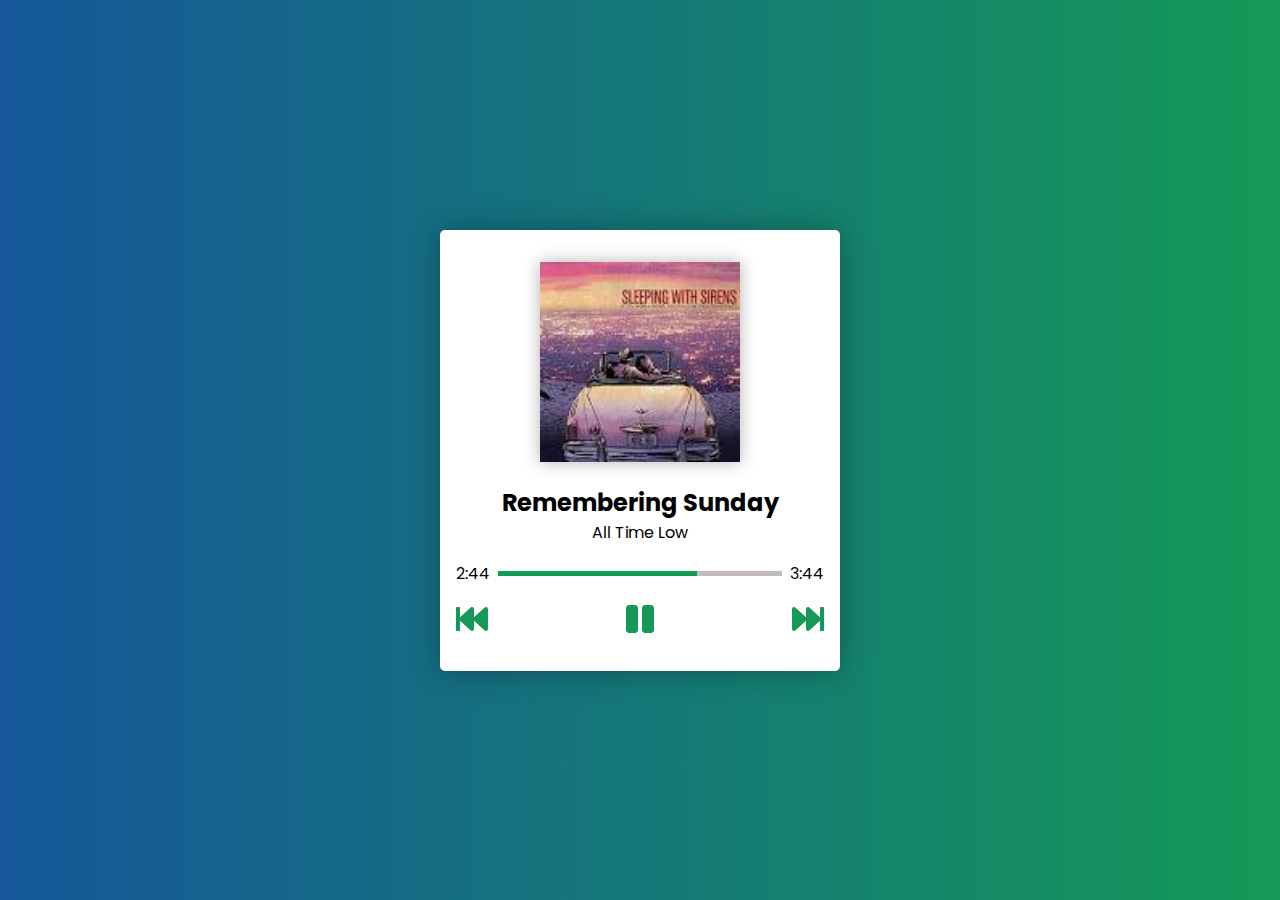
<file: 9 - music player/index.html>
<!DOCTYPE html>
<html lang="en">
<head>
    <meta charset="UTF-8">
    <meta name="viewport" content="width=device-width, initial-scale=1.0">
    <title>Music Player</title>
    <link href="https://fonts.googleapis.com/css?family=Poppins&display=swap" rel="stylesheet">

    <link rel="stylesheet" href="css/style.css">
    <script src="all.min.js"></script>
</head>
<body>
    <div class="player">
        <img src="album5.jpg" alt="" class="player__cover">
        <h2 class="player__title">Remembering Sunday</h2>
        <p class="player__band">All Time Low</p>

        <div class="player__bar">
            <span class="from">2:44</span>
            <div class="player__progress"></div>
            <span class="to">3:44</span>

        </div>

        <div class="player__icons">
            <button class="left"><i class="fas fa-fast-backward"></i></button>
            <button class="pause"><i class="fas fa-pause"></i></button>
            <button class="right"><i class="fas fa-fast-forward"></i></button>
        </div>
    </div>
</body>
</html>
</file>
<file: 0 - pricing/css/style.css>
*,
*::before,
*::after {
  -webkit-box-sizing: inherit;
          box-sizing: inherit;
  margin: 0;
  padding: 0;
}

html {
  -webkit-box-sizing: border-box;
          box-sizing: border-box;
}

body {
  font-family: 'Lucida Sans', 'Lucida Sans Regular', 'Lucida Grande', 'Lucida Sans Unicode', Geneva, Verdana, sans-serif;
  line-height: 1.5;
}

.header {
  background-color: #1E2832;
  min-height: 100vh;
  color: white;
  text-align: center;
  padding: 2rem;
}

.header__title {
  margin-bottom: 0.5rem;
}

.header__sub {
  font-size: 1.3rem;
  margin-bottom: 4rem;
}

.header .tm {
  font-size: 0.9rem;
}

.cards {
  display: -ms-grid;
  display: grid;
  -ms-grid-columns: (minmax(14rem, 1fr))[auto-fit];
      grid-template-columns: repeat(auto-fit, minmax(14rem, 1fr));
  width: 80%;
  margin: 0 auto;
}

.colored {
  color: #2980b9;
  font-weight: bold;
}

.card {
  border: 1px solid gray;
  padding: 2rem 0;
  display: -ms-grid;
  display: grid;
  grid-row-gap: 1rem;
  -webkit-transition: all 300ms;
  transition: all 300ms;
}

.card:nth-child(2) {
  background-color: #1E2832;
  border: 5px solid #27ae60;
}

.card:nth-child(2) .colored {
  color: #2ecc71;
}

.card:nth-child(2) .btn {
  background-color: #27ae60;
}

.card:nth-child(2) .btn:hover {
  background-color: #1e8449;
}

.card:nth-child(2):hover {
  -webkit-transform: scale(1.1);
          transform: scale(1.1);
}

.card > :nth-child(even) {
  background-color: #212D39;
  padding: 1rem 0;
}

.card__title {
  color: gray;
  padding: 1rem 0;
}

.card__offer {
  text-transform: uppercase;
  display: block;
  color: white;
  font-weight: bold;
}

.card__price {
  font-size: 3rem;
  font-family: Impact, Haettenschweiler, 'Arial Narrow Bold', sans-serif;
  color: white;
}

.btn {
  text-decoration: none;
  font-size: 1.1rem;
  color: white;
  background-color: #34495e;
  display: inline-block;
  width: 60%;
  margin: 0 auto;
  padding: 0.5rem;
  -webkit-transform: skewX(-20deg);
          transform: skewX(-20deg);
  -webkit-transition: all 300ms ease;
  transition: all 300ms ease;
}

.btn:hover {
  background-color: #27ae60;
}

.btn > * {
  display: inline-block;
  -webkit-transform: skewX(20deg);
          transform: skewX(20deg);
}
/*# sourceMappingURL=style.css.map */
</file>
<file: 11 - Flash Message/css/style.css>
*,
*::before,
*::after {
  -webkit-box-sizing: inherit;
          box-sizing: inherit;
  margin: 0;
  padding: 0;
}

html {
  -webkit-box-sizing: border-box;
          box-sizing: border-box;
}

body {
  line-height: 1.5;
  font-family: 'Lucida Sans', 'Lucida Sans Regular', 'Lucida Grande', 'Lucida Sans Unicode', Geneva, Verdana, sans-serif;
  min-height: 100vh;
  display: -ms-grid;
  display: grid;
  place-items: center;
  background-color: #111;
}

.cards {
  display: -webkit-box;
  display: -ms-flexbox;
  display: flex;
  -webkit-box-pack: justify;
      -ms-flex-pack: justify;
          justify-content: space-between;
  width: 45rem;
}

.card {
  width: 20rem;
  height: 22rem;
  background-color: limegreen;
  text-align: center;
  padding: 2rem 0;
  border-radius: 5px;
  display: -webkit-box;
  display: -ms-flexbox;
  display: flex;
  -webkit-box-orient: vertical;
  -webkit-box-direction: normal;
      -ms-flex-direction: column;
          flex-direction: column;
  -ms-flex-pack: distribute;
      justify-content: space-around;
  -webkit-box-align: center;
      -ms-flex-align: center;
          align-items: center;
  color: white;
  -webkit-box-shadow: 0 0 2rem rgba(0, 0, 0, 0.5);
          box-shadow: 0 0 2rem rgba(0, 0, 0, 0.5);
  -webkit-transition: 500ms cubic-bezier(0.175, 0.885, 0.32, 1.275);
  transition: 500ms cubic-bezier(0.175, 0.885, 0.32, 1.275);
}

.card__icon {
  width: 5rem;
  height: 5rem;
  display: block;
  font-size: 3rem;
  border: 2px solid currentColor;
  margin: 0 auto;
  border-radius: 50%;
}

.card__title {
  font-size: 2.3rem;
  margin-bottom: 1rem;
}

.card__desc {
  font-size: 1.1rem;
  font-weight: 300;
  margin-bottom: 2rem;
}

.card__btn {
  text-decoration: none;
  font-size: 1.4rem;
  background-color: transparent;
  padding: 0.4em 1em;
  border-radius: 1em;
  -webkit-box-shadow: 0 0 1rem rgba(0, 0, 0, 0.5);
          box-shadow: 0 0 1rem rgba(0, 0, 0, 0.5);
  text-transform: uppercase;
  color: inherit;
  -webkit-transition: 300ms;
  transition: 300ms;
}

.card__btn:hover {
  background-color: white;
  color: green;
}

.card:first-child {
  background: -webkit-gradient(linear, left top, right bottom, from(#dce35b), to(#45b649));
  background: linear-gradient(to bottom right, #dce35b, #45b649);
  /* W3C, IE 10+/ Edge, Firefox 16+, Chrome 26+, Opera 12+, Safari 7+ */
}

.card:first-child:hover {
  -webkit-box-shadow: 0 0 4rem limegreen;
          box-shadow: 0 0 4rem limegreen;
}

.card:first-child:hover + .card {
  -webkit-transform: scale(0.5);
          transform: scale(0.5);
}

.card:last-child {
  color: white;
  background: -webkit-gradient(linear, left top, right top, from(#333333), to(#dd1818));
  background: linear-gradient(to right, #333333, #dd1818);
  /* W3C, IE 10+/ Edge, Firefox 16+, Chrome 26+, Opera 12+, Safari 7+ */
}

.card:last-child:hover {
  -webkit-box-shadow: 0 0 4rem crimson;
          box-shadow: 0 0 4rem crimson;
}

.scaleDown {
  -webkit-transform: scale(0.5);
          transform: scale(0.5);
}
/*# sourceMappingURL=style.css.map */
</file>
<file: 13 - Direct Messaging/css/style.css>
@import url("https://fonts.googleapis.com/css2?family=Lato:ital,wght@0,300;0,400;1,700&display=swap");
::-webkit-scrollbar {
  background-color: #ccc;
  width: 10px;
}

::-webkit-scrollbar-thumb {
  background-color: #3498db;
  border-radius: 1rem;
}

::-webkit-scrollbar-thumb:hover {
  background-color: #2980b9;
}

*,
*::before,
*::after {
  -webkit-box-sizing: inherit;
          box-sizing: inherit;
  margin: 0;
  padding: 0;
}

html {
  -webkit-box-sizing: border-box;
          box-sizing: border-box;
}

body {
  line-height: 1.5;
  font-family: "Lato",sans-serif;
}

a {
  text-decoration: none;
  color: inherit;
}

button {
  background-color: transparent;
  border: none;
  cursor: pointer;
}

li {
  list-style: none;
}

.icon {
  font-size: 1.5rem;
  color: inherit;
}

.app {
  height: 100vh;
  display: -ms-grid;
  display: grid;
  -ms-grid-columns: 3fr 7fr;
      grid-template-columns: 3fr 7fr;
}

.app__user {
  width: 3rem;
  height: 3rem;
  border-radius: 50%;
  -o-object-fit: cover;
     object-fit: cover;
  margin-left: auto;
  margin-right: 0.5rem;
}

.app__logo {
  margin-left: 0.5rem;
}

.app__theme {
  color: white;
}

.inbox {
  border-right: 1px solid gray;
}

.inbox__head {
  height: 10vh;
  display: -webkit-box;
  display: -ms-flexbox;
  display: flex;
  -webkit-box-align: center;
      -ms-flex-align: center;
          align-items: center;
  padding: 0 1rem;
  background-color: #2c3e50;
  color: white;
}

.inbox__body {
  height: 80vh;
  overflow-y: scroll;
}

.chatbox {
  display: -webkit-box;
  display: -ms-flexbox;
  display: flex;
  -webkit-box-orient: vertical;
  -webkit-box-direction: normal;
      -ms-flex-direction: column;
          flex-direction: column;
}

.chatbox__head {
  display: -webkit-box;
  display: -ms-flexbox;
  display: flex;
  -webkit-box-align: center;
      -ms-flex-align: center;
          align-items: center;
  height: 10vh;
  border-bottom: 1px solid gray;
  padding: 0 4rem;
}

.chatbox__head .chatbox__icon {
  margin-left: 1rem;
}

.chatbox__status-sign {
  display: inline-block;
  width: 10px;
  height: 10px;
  background-color: green;
  border-radius: 50%;
  margin-left: 10px;
}

.chatbox__name {
  margin-right: auto;
  font-size: 1.4rem;
}

.chatbox__status {
  display: block;
  font-size: 1rem;
  color: gray;
  line-height: 1;
}

.chatbox__body {
  -webkit-box-flex: 1;
      -ms-flex: 1;
          flex: 1;
  background-color: #eee;
  padding: 3rem 4rem;
  height: calc(100% - 18vh);
  overflow-y: scroll;
  display: -ms-grid;
  display: grid;
  grid-gap: 3rem;
  -webkit-box-align: start;
      -ms-flex-align: start;
          align-items: start;
  grid-auto-rows: -webkit-max-content;
  grid-auto-rows: max-content;
}

.chatbox__bottom {
  height: 8vh;
  display: -webkit-box;
  display: -ms-flexbox;
  display: flex;
  -webkit-box-align: center;
      -ms-flex-align: center;
          align-items: center;
  background-color: whitesmoke;
  padding: 0 1rem;
  border-top: 1px solid gray;
}

.chatbox__input {
  -webkit-box-flex: 1;
      -ms-flex: 1;
          flex: 1;
  font-size: 1rem;
  font-family: inherit;
  padding: 0.5em 1em;
  border: 1px solid transparent;
  border-left-color: gray;
}

.chatbox__input:focus {
  outline: none;
  border-color: #3498db;
}

.chatbox__btn {
  margin-right: 0.5rem;
}

.chatbox__send {
  margin-left: 1rem;
}

.form {
  height: 10vh;
  display: -webkit-box;
  display: -ms-flexbox;
  display: flex;
  -webkit-box-align: center;
      -ms-flex-align: center;
          align-items: center;
  padding: 0 1rem;
  background-color: whitesmoke;
}

.form__searchicon {
  display: inline-block;
  margin-right: -2rem;
  position: relative;
}

.form__input {
  -webkit-box-flex: 1;
      -ms-flex: 1;
          flex: 1;
  font-size: 1rem;
  font-family: inherit;
  padding: 0.6em 1em 0.6em 2.4em;
  border: 3px solid #f0eded;
  border-radius: 2rem;
}

.form__input:focus, .form__input:active {
  outline: none;
  border-color: #3498db;
  border-width: 3px;
}

.form__btn {
  display: inline-block;
  background-color: #3498db;
  width: 3rem;
  height: 3rem;
  border-radius: 50%;
  margin-left: 1rem;
  color: white;
}

.form__btn:hover {
  background-color: #2980b9;
}

.message {
  padding: 1rem;
  display: -webkit-box;
  display: -ms-flexbox;
  display: flex;
  -webkit-box-align: center;
      -ms-flex-align: center;
          align-items: center;
}

.message:hover {
  background-color: whitesmoke;
  cursor: pointer;
}

.message__sender {
  width: 3rem;
  height: 3rem;
  border-radius: 50%;
  margin-right: 0.8rem;
  -o-object-fit: cover;
     object-fit: cover;
}

.message__name {
  font-weight: bold;
}

.message__text {
  -webkit-box-flex: 1;
      -ms-flex: 1;
          flex: 1;
}

.message__date {
  text-align: center;
}

.message__count {
  display: -webkit-box;
  display: -ms-flexbox;
  display: flex;
  -webkit-box-align: center;
      -ms-flex-align: center;
          align-items: center;
  -webkit-box-pack: center;
      -ms-flex-pack: center;
          justify-content: center;
  background-color: transparent;
  width: 2rem;
  height: 2rem;
  border-radius: 50%;
  color: white;
}

.unread {
  font-weight: bold;
}

.unread span.message__count {
  background-color: #3498db;
}

.chat {
  position: relative;
}

.chat__img {
  width: 3rem;
  height: 3rem;
  border-radius: 50%;
  -o-object-fit: cover;
     object-fit: cover;
}

.chat__content {
  background-color: white;
  padding: 1rem;
  border-radius: 10px;
  margin-right: 1rem;
  font-size: 1.2rem;
}

.chat-left {
  display: -webkit-box;
  display: -ms-flexbox;
  display: flex;
  -webkit-box-align: center;
      -ms-flex-align: center;
          align-items: center;
  position: relative;
}

.chat-left img {
  position: absolute;
  left: -2.5rem;
  top: -1.5rem;
}

.chat-right {
  display: -webkit-box;
  display: -ms-flexbox;
  display: flex;
  -webkit-box-align: center;
      -ms-flex-align: center;
          align-items: center;
  position: relative;
  justify-self: end;
}

.chat-right img {
  position: absolute;
  right: -1.5rem;
  top: -1.5rem;
}

.chat-right span {
  margin-right: 1rem;
}

.form, .inbox__body, .chatbox__head, .chatbox__body, .chatbox__bottom, .chatbox__btn {
  -webkit-transition: 300ms;
  transition: 300ms;
}

.darkMode {
  background-color: #34495e !important;
  color: white !important;
}

.darkMode2 {
  background-color: #2c3e50 !important;
  color: white;
}
/*# sourceMappingURL=style.css.map */
</file>
<file: 2 - checkout/css/style.css>
*,
*::before,
*::after {
  -webkit-box-sizing: inherit;
          box-sizing: inherit;
  margin: 0;
  padding: 0;
}

html {
  -webkit-box-sizing: border-box;
          box-sizing: border-box;
}

body {
  font-family: 'Segoe UI', Roboto, Oxygen, Ubuntu, Cantarell, 'Open Sans', 'Helvetica Neue', sans-serif;
  line-height: 1.5;
}

.header {
  min-height: 100vh;
  background-image: -webkit-gradient(linear, left top, right bottom, from(#f39c12), color-stop(#e67e22), to(#d35400));
  background-image: linear-gradient(to bottom right, #f39c12, #e67e22, #d35400);
  display: -webkit-box;
  display: -ms-flexbox;
  display: flex;
  -webkit-box-align: center;
      -ms-flex-align: center;
          align-items: center;
  -webkit-box-pack: center;
      -ms-flex-pack: center;
          justify-content: center;
}

.purchase {
  width: 70vw;
  min-height: 500px;
  background-color: white;
  -webkit-box-shadow: 0 0 2rem rgba(0, 0, 0, 0.7);
          box-shadow: 0 0 2rem rgba(0, 0, 0, 0.7);
  display: -ms-grid;
  display: grid;
  -ms-grid-columns: (1fr)[2];
      grid-template-columns: repeat(2, 1fr);
}

@media only screen and (max-width: 700px) {
  .purchase {
    width: 100%;
    -ms-grid-columns: 1fr;
        grid-template-columns: 1fr;
  }
}

.purchase__item {
  width: 80%;
  height: auto;
  -o-object-fit: cover;
     object-fit: cover;
}

.purchase__name {
  font-size: 1rem;
  text-transform: uppercase;
  color: gray;
  font-weight: bold;
  margin-bottom: 1rem;
}

.purchase__price {
  font-size: 1.5rem;
  font-weight: bold;
  color: #2ecc71;
}

.purchase__left {
  padding: 2rem;
  display: -webkit-box;
  display: -ms-flexbox;
  display: flex;
  -webkit-box-orient: vertical;
  -webkit-box-direction: normal;
      -ms-flex-direction: column;
          flex-direction: column;
  -webkit-box-align: start;
      -ms-flex-align: start;
          align-items: flex-start;
  -webkit-box-pack: center;
      -ms-flex-pack: center;
          justify-content: center;
  height: 100%;
}

.purchase__right {
  background-color: #2c3e50;
  color: #ecf0f1;
  padding: 2rem;
  position: relative;
  height: 100%;
}

.purchase__close {
  position: absolute;
  top: 0;
  right: -2.4rem;
  font-size: 2rem;
  color: #2c3e50;
  background-color: white;
  -webkit-box-sizing: content-box;
          box-sizing: content-box;
  padding: 0 0.5rem;
  cursor: pointer;
}

.purchase__title {
  font-size: 1.2rem;
  text-transform: uppercase;
  text-align: center;
  margin-bottom: 3rem;
}

.form {
  display: -ms-grid;
  display: grid;
  grid-row-gap: 1rem;
}

.form__field {
  position: relative;
}

.form__label {
  display: block;
  text-transform: uppercase;
  font-size: 0.8rem;
  margin-bottom: 0.3rem;
}

.form__input {
  font-size: 1.2rem;
  padding: 0.5rem 1rem;
  width: 100%;
  font-weight: 400;
  background-color: transparent;
  color: #ecf0f1;
  border: 1px solid #ecf0f1;
}

.form__input:placeholder-shown {
  color: #ecf0f1;
}

.form__input:focus {
  border-color: #2ecc71;
}

.form__two {
  display: -ms-grid;
  display: grid;
  -ms-grid-columns: (1fr)[2];
      grid-template-columns: repeat(2, 1fr);
  grid-gap: 1rem;
}

.form__date {
  position: absolute;
  top: 2.25rem;
  right: 0.5rem;
}

.btn {
  font-size: 1.1rem;
  border: none;
  padding: 0.7em;
  background-color: #2ecc71;
  color: #ecf0f1;
  text-transform: uppercase;
  letter-spacing: 1px;
  margin-top: 3rem;
  cursor: pointer;
}

.btn:hover {
  background-color: #25a25a;
}
/*# sourceMappingURL=style.css.map */
</file>
<file: 4 - calculator/css/style.css>
*,
*::before,
*::after {
  -webkit-box-sizing: inherit;
          box-sizing: inherit;
  margin: 0;
  padding: 0;
}

html {
  -webkit-box-sizing: border-box;
          box-sizing: border-box;
}

body {
  font-family: 'Roboto', sans-serif;
  height: 100vh;
  background: #0f0c29;
  /* fallback for old browsers */
  /* Chrome 10-25, Safari 5.1-6 */
  background: -webkit-gradient(linear, left top, right top, from(#24243e), color-stop(#302b63), to(#0f0c29));
  background: linear-gradient(to right, #24243e, #302b63, #0f0c29);
  /* W3C, IE 10+/ Edge, Firefox 16+, Chrome 26+, Opera 12+, Safari 7+ */
  display: -webkit-box;
  display: -ms-flexbox;
  display: flex;
  -webkit-box-align: center;
      -ms-flex-align: center;
          align-items: center;
  -webkit-box-pack: center;
      -ms-flex-pack: center;
          justify-content: center;
  color: #2c3e50;
}

.calculator {
  width: 270px;
  display: -ms-grid;
  display: grid;
  -ms-grid-columns: (1fr)[4];
      grid-template-columns: repeat(4, 1fr);
  -ms-grid-rows: (50px)[6];
      grid-template-rows: repeat(6, 50px);
  grid-gap: 5px;
  padding: 1rem;
  background: #a8ff78;
  /* fallback for old browsers */
  /* Chrome 10-25, Safari 5.1-6 */
  background: -webkit-gradient(linear, left top, right top, from(#78ffd6), to(#a8ff78));
  background: linear-gradient(to right, #78ffd6, #a8ff78);
  /* W3C, IE 10+/ Edge, Firefox 16+, Chrome 26+, Opera 12+, Safari 7+ */
  border: none;
  -webkit-box-shadow: 0 0 2rem rgba(0, 255, 0, 0.6);
          box-shadow: 0 0 2rem rgba(0, 255, 0, 0.6);
  border-radius: 5px;
}

.calculator > button {
  background: #a8ff78;
  /* fallback for old browsers */
  /* Chrome 10-25, Safari 5.1-6 */
  background: -webkit-gradient(linear, left top, right top, from(#78ffd6), to(#a8ff78));
  background: linear-gradient(to right, #78ffd6, #a8ff78);
  /* W3C, IE 10+/ Edge, Firefox 16+, Chrome 26+, Opera 12+, Safari 7+ */
  border: none;
  font-size: 1.5rem;
  font-weight: bold;
  text-align: center;
  -webkit-box-shadow: 0 0 0.5rem rgba(0, 0, 0, 0.3);
          box-shadow: 0 0 0.5rem rgba(0, 0, 0, 0.3);
  -webkit-transition: all 500ms;
  transition: all 500ms;
  color: inherit;
}

.calculator > button:hover {
  -webkit-transform: scale(1.1);
          transform: scale(1.1);
  cursor: pointer;
  -webkit-box-shadow: 0 0 0.7rem rgba(0, 0, 0, 0.6);
          box-shadow: 0 0 0.7rem rgba(0, 0, 0, 0.6);
  color: white;
}

.calculator__input {
  width: 100%;
  height: 100%;
  grid-column: 1/-1;
  -ms-grid-row: 1;
  -ms-grid-row-span: 1;
  grid-row: 1/2;
  padding: 1rem;
  font-size: 1.3rem;
  text-align: left;
  text-transform: uppercase;
  border: none;
  border-radius: 5px;
  -webkit-box-shadow: 0 5px 1rem rgba(0, 0, 0, 0.3);
          box-shadow: 0 5px 1rem rgba(0, 0, 0, 0.3);
  color: inherit;
}

.calculator .equal {
  grid-column: 3/-1;
}
/*# sourceMappingURL=style.css.map */
</file>
<file: 6 - user profile/css/style.css>
*,
*::before,
*::after {
  -webkit-box-sizing: inherit;
          box-sizing: inherit;
  margin: 0;
  padding: 0;
}

html {
  -webkit-box-sizing: border-box;
          box-sizing: border-box;
}

@media only screen and (max-width: 550px) {
  html {
    font-size: 80%;
  }
}

body {
  font-family: 'Montserrat',sans-serif;
  line-height: 1.5;
}

.icon {
  width: 2rem;
  height: 2rem;
}

a {
  text-decoration: none;
  color: inherit;
}

li {
  list-style: none;
}

.btn {
  background-color: #009999;
  color: white;
  display: inline-block;
  padding: 0.5rem 0.75rem;
}

.btn:hover {
  background-color: cyan;
  color: black;
}

.header {
  min-height: 100vh;
  display: -ms-grid;
  display: grid;
  -ms-grid-columns: minmax(2rem, 5%) 1fr minmax(2rem, 5%);
      grid-template-columns: minmax(2rem, 5%) 1fr minmax(2rem, 5%);
  -ms-grid-rows: 300px 1fr;
      grid-template-rows: 300px 1fr;
  grid-row-gap: 1rem;
      grid-template-areas: "bg bg bg" ". pr .";
  -webkit-transition: all 300ms;
  transition: all 300ms;
}

@media only screen and (max-width: 850px) {
  .header {
    -ms-grid-columns: 1rem 1fr 1rem;
        grid-template-columns: 1rem 1fr 1rem;
  }
}

@media only screen and (max-width: 400px) {
  .header {
        grid-template-areas: "bg bg bg" "pr pr pr";
  }
}

.bg {
  -ms-grid-row: 1;
  -ms-grid-column: 1;
  -ms-grid-column-span: 3;
  grid-area: bg;
  width: 100%;
  height: 100%;
  position: relative;
}

.bg__img {
  display: block;
  width: 100%;
  height: 100%;
  -o-object-fit: cover;
     object-fit: cover;
  -o-object-position: center;
     object-position: center;
}

.bg__theme {
  position: absolute;
  top: 1.5rem;
  right: 1.5rem;
  font-size: 1.5rem;
  line-height: 1;
  border: none;
  display: inline-block;
  background-color: white;
  border-radius: 50%;
  width: 35px;
  height: 35px;
  cursor: pointer;
}

.profile {
  -ms-grid-row: 2;
  -ms-grid-column: 2;
  grid-area: pr;
  display: -ms-grid;
  display: grid;
  -ms-grid-columns: 40% 60%;
      grid-template-columns: 40% 60%;
  grid-column-gap: 1rem;
  width: 100%;
  position: relative;
}

@media only screen and (max-width: 850px) {
  .profile {
    -ms-grid-columns: 1fr;
        grid-template-columns: 1fr;
  }
}

.profile__left {
  text-align: center;
}

.profile__user {
  display: block;
  width: 120px;
  height: 120px;
  border-radius: 100%;
  margin: 0 auto;
  margin-top: -5rem;
  -webkit-box-sizing: content-box;
          box-sizing: content-box;
  border: 5px solid white;
  cursor: pointer;
}

.profile__name {
  font-size: 1.3rem;
  margin-bottom: 0.5rem;
}

.profile__desc {
  color: gray;
  font-size: 0.9rem;
  margin-bottom: 0.75rem;
}

.profile__desc:first-of-type {
  margin-bottom: 0.25rem;
}

.profile__stats {
  display: -webkit-box;
  display: -ms-flexbox;
  display: flex;
  margin: 1rem 0;
  -webkit-box-pack: justify;
      -ms-flex-pack: justify;
          justify-content: space-between;
}

.profile__stat {
  -webkit-box-flex: 1;
      -ms-flex: 1;
          flex: 1;
}

.profile__statname {
  display: block;
  color: gray;
}

.profile__social {
  display: -webkit-box;
  display: -ms-flexbox;
  display: flex;
}

@media only screen and (max-width: 850px) {
  .profile__social {
    margin-bottom: 2rem;
  }
}

.profile__link {
  -webkit-box-flex: 1;
      -ms-flex: 1;
          flex: 1;
}

.profile .text {
  line-height: 2;
  font-size: 1rem;
  margin: 1.5rem 0;
}

.profile__list {
  display: -webkit-box;
  display: -ms-flexbox;
  display: flex;
  -webkit-box-align: center;
      -ms-flex-align: center;
          align-items: center;
  margin-bottom: 1rem;
}

.profile__item {
  margin: 0 1rem;
}

.profile__item:last-child {
  margin: 0 0 0 auto;
}

.profile__link {
  text-transform: uppercase;
}

.profile__link:hover {
  color: cyan;
}

.profile__gallery {
  display: -ms-grid;
  display: grid;
  -ms-grid-columns: (minmax(12rem, 1fr))[auto-fit];
      grid-template-columns: repeat(auto-fit, minmax(12rem, 1fr));
  grid-gap: 2rem;
  padding: 1rem 0;
}

@media only screen and (max-width: 550px) {
  .profile__gallery {
    -ms-grid-columns: 1fr;
        grid-template-columns: 1fr;
  }
}

.profile__div {
  width: 100%;
  position: relative;
  cursor: pointer;
}

.profile__div::before {
  position: absolute;
  display: block;
  width: 100%;
  height: 100%;
  content: attr(data-type);
  font-size: 1rem;
  text-transform: uppercase;
  display: -webkit-box;
  display: -ms-flexbox;
  display: flex;
  -webkit-box-align: center;
      -ms-flex-align: center;
          align-items: center;
  -webkit-box-pack: center;
      -ms-flex-pack: center;
          justify-content: center;
  color: white;
  opacity: 0;
  z-index: 4;
  -webkit-transition: ease-in 500ms;
  transition: ease-in 500ms;
}

.profile__div:hover .profile__img {
  -webkit-filter: brightness(15%);
          filter: brightness(15%);
}

.profile__div:hover::before {
  opacity: 1;
}

.profile__img {
  display: block;
  width: 100%;
  height: 100%;
  -o-object-fit: cover;
     object-fit: cover;
  cursor: pointer;
  -webkit-transition: ease-in 500ms;
  transition: ease-in 500ms;
}

.dark {
  background-color: black;
  color: white;
  border-color: black;
}
/*# sourceMappingURL=style.css.map */
</file>
<file: 7 - setting/css/style.css>
*,
*::before,
*::after {
  -webkit-box-sizing: inherit;
          box-sizing: inherit;
  margin: 0;
  padding: 0;
  -webkit-transition: 400ms;
  transition: 400ms;
}

html {
  -webkit-box-sizing: border-box;
          box-sizing: border-box;
}

body {
  font-family: Arial, Helvetica, sans-serif;
  line-height: 1.5;
  padding: 2rem;
  display: -ms-grid;
  display: grid;
  -ms-grid-columns: (1fr)[2];
      grid-template-columns: repeat(2, 1fr);
  grid-gap: 2rem;
}

.screen {
  width: 100%;
  padding: 2rem;
  border: 2px solid black;
  border-radius: 5px;
}

.screen__icon {
  width: 100px;
  height: 100px;
  border-radius: 50%;
  display: block;
  margin: 1rem auto;
  -webkit-box-sizing: content-box;
          box-sizing: content-box;
  border: 5px solid black;
}

.screen__title {
  text-transform: uppercase;
  text-align: center;
}

.screen__btn {
  width: 100%;
  font-size: 1.5rem;
  text-transform: uppercase;
  padding: 1rem 2rem;
  background-color: transparent;
  border: 2px solid currentColor;
  color: black;
  display: block;
  margin: 0 auto;
  margin-top: 2rem;
  cursor: pointer;
  border-radius: 1rem;
}

.screen__btn:hover {
  background-color: black;
  color: white;
}

.screen__text {
  margin-bottom: 1.5rem;
}

.setting {
  padding: 2rem;
  background-color: black;
  display: -ms-grid;
  display: grid;
  grid-gap: 3rem;
  justify-items: center;
  -webkit-box-align: center;
      -ms-flex-align: center;
          align-items: center;
}

.setting .title {
  color: white;
}

.setting__theme {
  display: -ms-grid;
  display: grid;
  -ms-grid-columns: (1fr)[3];
      grid-template-columns: repeat(3, 1fr);
  grid-gap: 2rem;
}

.setting__theme > * {
  display: block;
  width: 100px;
  height: 100px;
  border-radius: 50%;
  border: none;
  cursor: pointer;
  -webkit-transition: 400ms;
  transition: 400ms;
}

.setting__theme > *:hover {
  -webkit-transform: scale(1.1);
          transform: scale(1.1);
}

.setting__colors {
  display: -ms-grid;
  display: grid;
  grid-auto-flow: column;
  grid-gap: 1rem;
}

.setting__colors > * {
  width: 100px;
  height: 100px;
  border-radius: 50%;
  border: none;
  cursor: pointer;
  -webkit-transition: 400ms;
  transition: 400ms;
}

.setting__colors > *:hover {
  -webkit-transform: scale(1.1);
          transform: scale(1.1);
}

.dark {
  background-color: #2c3e50;
}

.light {
  background-color: #ecf0f1;
}

.mid {
  background-color: #bdc3c7;
}

.green {
  background-color: #2ecc71;
}

.blue {
  background-color: #3498db;
}

.red {
  background-color: #e74c3c;
}

.purple {
  background-color: #9b59b6;
}

.orange {
  background-color: #e67e22;
}

.darkState {
  background-color: #2c3e50;
  color: white;
  border-color: white;
}

.darkState img {
  border-color: white;
}

.darkState button {
  border-color: white;
  color: white;
}

.lightState {
  background-color: #ecf0f1;
  color: black;
  border-color: black;
}

.lightState img {
  border-color: black;
}

.lightState button {
  border-color: black;
  color: black;
}

.midState {
  background-color: #bdc3c7;
  color: black;
  border-color: black;
  -webkit-box-shadow: inset 0 0 4rem rgba(128, 128, 128, 0.5), inset 0 0 6rem white;
          box-shadow: inset 0 0 4rem rgba(128, 128, 128, 0.5), inset 0 0 6rem white;
}

.midState img {
  border-color: black;
}

.midState button {
  border-color: black;
  color: black;
}

.greenState {
  color: #2ecc71;
}

.greenState img {
  border-color: #2ecc71;
}

.greenState button {
  color: #2ecc71;
  border-color: #2ecc71;
}

.redState {
  color: #e74c3c;
}

.redState img {
  border-color: #e74c3c;
}

.redState button {
  color: #e74c3c;
  border-color: #e74c3c;
}

.orangeState {
  color: #e67e22;
}

.orangeState img {
  border-color: #e67e22;
}

.orangeState button {
  color: #e67e22;
  border-color: #e67e22;
}

.blueState {
  color: #3498db;
}

.blueState img {
  border-color: #3498db;
}

.blueState button {
  color: #3498db;
  border-color: #3498db;
}

.purpleState {
  color: #9b59b6;
}

.purpleState img {
  border-color: #9b59b6;
}

.purpleState button {
  color: #9b59b6;
  border-color: #9b59b6;
}
/*# sourceMappingURL=style.css.map */
</file>
<file: 8 - 404/css/style.css>
*,
*::before,
*::after {
  -webkit-box-sizing: inherit;
          box-sizing: inherit;
  margin: 0;
  padding: 0;
}

html {
  -webkit-box-sizing: border-box;
          box-sizing: border-box;
}

body {
  min-height: 100vh;
  font-family: 'Poppins',sans-serif;
  display: -webkit-box;
  display: -ms-flexbox;
  display: flex;
  -webkit-box-align: center;
      -ms-flex-align: center;
          align-items: center;
  -webkit-box-pack: center;
      -ms-flex-pack: center;
          justify-content: center;
  padding: 2rem;
  background-image: url(../bg.svg);
}

.wrapper {
  display: -ms-grid;
  display: grid;
  -ms-grid-columns: (1fr)[2];
      grid-template-columns: repeat(2, 1fr);
  -webkit-box-align: center;
      -ms-flex-align: center;
          align-items: center;
  text-align: center;
  justify-items: center;
}

.text__title {
  font-weight: bold;
  font-size: 4rem;
}

.text__sub {
  display: block;
  font-size: 2rem;
  color: #2ecc71;
  margin-bottom: 2rem;
}

.text__btn {
  cursor: pointer;
  font-size: 1.5rem;
  padding: 0.5rem 1rem;
  color: #2ecc71;
  border: 2px solid currentColor;
  background: white;
}

.text__btn:hover {
  background-color: #2ecc71;
  color: white;
}

.cover {
  z-index: 99999;
}

/***************************************************
 * Generated by SVG Artista on 5/8/2020, 7:23:38 AM
 * MIT license (https://opensource.org/licenses/MIT)
 * W. https://svgartista.net
 **************************************************/
@-webkit-keyframes animate-svg-fill-1 {
  0% {
    fill: transparent;
  }
  100% {
    fill: #1abd48;
  }
}

@keyframes animate-svg-fill-1 {
  0% {
    fill: transparent;
  }
  100% {
    fill: #1abd48;
  }
}

.svg-elem-1 {
  -webkit-animation: animate-svg-fill-1 0.7s cubic-bezier(0.215, 0.61, 0.355, 1) 0.8s both;
  animation: animate-svg-fill-1 0.7s cubic-bezier(0.215, 0.61, 0.355, 1) 0.8s both;
}

@-webkit-keyframes animate-svg-fill-2 {
  0% {
    fill: transparent;
  }
  100% {
    fill: #1abd48;
  }
}

@keyframes animate-svg-fill-2 {
  0% {
    fill: transparent;
  }
  100% {
    fill: #1abd48;
  }
}

.svg-elem-2 {
  -webkit-animation: animate-svg-fill-2 0.7s cubic-bezier(0.215, 0.61, 0.355, 1) 0.9s both;
  animation: animate-svg-fill-2 0.7s cubic-bezier(0.215, 0.61, 0.355, 1) 0.9s both;
}

@-webkit-keyframes animate-svg-fill-3 {
  0% {
    fill: transparent;
  }
  100% {
    fill: #3f3d56;
  }
}

@keyframes animate-svg-fill-3 {
  0% {
    fill: transparent;
  }
  100% {
    fill: #3f3d56;
  }
}

.svg-elem-3 {
  -webkit-animation: animate-svg-fill-3 0.7s cubic-bezier(0.215, 0.61, 0.355, 1) 1s both;
  animation: animate-svg-fill-3 0.7s cubic-bezier(0.215, 0.61, 0.355, 1) 1s both;
}

@-webkit-keyframes animate-svg-fill-4 {
  0% {
    fill: transparent;
  }
  100% {
    fill: #3f3d56;
  }
}

@keyframes animate-svg-fill-4 {
  0% {
    fill: transparent;
  }
  100% {
    fill: #3f3d56;
  }
}

.svg-elem-4 {
  -webkit-animation: animate-svg-fill-4 0.7s cubic-bezier(0.215, 0.61, 0.355, 1) 1.1s both;
  animation: animate-svg-fill-4 0.7s cubic-bezier(0.215, 0.61, 0.355, 1) 1.1s both;
}

@-webkit-keyframes animate-svg-fill-5 {
  0% {
    fill: transparent;
  }
  100% {
    fill: #3f3d56;
  }
}

@keyframes animate-svg-fill-5 {
  0% {
    fill: transparent;
  }
  100% {
    fill: #3f3d56;
  }
}

.svg-elem-5 {
  -webkit-animation: animate-svg-fill-5 0.7s cubic-bezier(0.215, 0.61, 0.355, 1) 1.2s both;
  animation: animate-svg-fill-5 0.7s cubic-bezier(0.215, 0.61, 0.355, 1) 1.2s both;
}

@-webkit-keyframes animate-svg-fill-6 {
  0% {
    fill: transparent;
  }
  100% {
    fill: #3f3d56;
  }
}

@keyframes animate-svg-fill-6 {
  0% {
    fill: transparent;
  }
  100% {
    fill: #3f3d56;
  }
}

.svg-elem-6 {
  -webkit-animation: animate-svg-fill-6 0.7s cubic-bezier(0.215, 0.61, 0.355, 1) 1.3s both;
  animation: animate-svg-fill-6 0.7s cubic-bezier(0.215, 0.61, 0.355, 1) 1.3s both;
}

@-webkit-keyframes animate-svg-fill-7 {
  0% {
    fill: transparent;
  }
  100% {
    fill: #3f3d56;
  }
}

@keyframes animate-svg-fill-7 {
  0% {
    fill: transparent;
  }
  100% {
    fill: #3f3d56;
  }
}

.svg-elem-7 {
  -webkit-animation: animate-svg-fill-7 0.7s cubic-bezier(0.215, 0.61, 0.355, 1) 1.4s both;
  animation: animate-svg-fill-7 0.7s cubic-bezier(0.215, 0.61, 0.355, 1) 1.4s both;
}

@-webkit-keyframes animate-svg-fill-8 {
  0% {
    fill: transparent;
  }
  100% {
    fill: #1abd48;
  }
}

@keyframes animate-svg-fill-8 {
  0% {
    fill: transparent;
  }
  100% {
    fill: #1abd48;
  }
}

.svg-elem-8 {
  -webkit-animation: animate-svg-fill-8 0.7s cubic-bezier(0.215, 0.61, 0.355, 1) 1.5s both;
  animation: animate-svg-fill-8 0.7s cubic-bezier(0.215, 0.61, 0.355, 1) 1.5s both;
}

@-webkit-keyframes animate-svg-fill-9 {
  0% {
    fill: transparent;
  }
  100% {
    fill: black;
  }
}

@keyframes animate-svg-fill-9 {
  0% {
    fill: transparent;
  }
  100% {
    fill: black;
  }
}

.svg-elem-9 {
  -webkit-animation: animate-svg-fill-9 0.7s cubic-bezier(0.215, 0.61, 0.355, 1) 1.6s both;
  animation: animate-svg-fill-9 0.7s cubic-bezier(0.215, 0.61, 0.355, 1) 1.6s both;
}

@-webkit-keyframes animate-svg-fill-10 {
  0% {
    fill: transparent;
  }
  100% {
    fill: #3f3d56;
  }
}

@keyframes animate-svg-fill-10 {
  0% {
    fill: transparent;
  }
  100% {
    fill: #3f3d56;
  }
}

.svg-elem-10 {
  -webkit-animation: animate-svg-fill-10 0.7s cubic-bezier(0.215, 0.61, 0.355, 1) 1.7s both;
  animation: animate-svg-fill-10 0.7s cubic-bezier(0.215, 0.61, 0.355, 1) 1.7s both;
}

@-webkit-keyframes animate-svg-fill-11 {
  0% {
    fill: transparent;
  }
  100% {
    fill: #3f3d56;
  }
}

@keyframes animate-svg-fill-11 {
  0% {
    fill: transparent;
  }
  100% {
    fill: #3f3d56;
  }
}

.svg-elem-11 {
  -webkit-animation: animate-svg-fill-11 0.7s cubic-bezier(0.215, 0.61, 0.355, 1) 1.8s both;
  animation: animate-svg-fill-11 0.7s cubic-bezier(0.215, 0.61, 0.355, 1) 1.8s both;
}

@-webkit-keyframes animate-svg-fill-12 {
  0% {
    fill: transparent;
  }
  100% {
    fill: #3f3d56;
  }
}

@keyframes animate-svg-fill-12 {
  0% {
    fill: transparent;
  }
  100% {
    fill: #3f3d56;
  }
}

.svg-elem-12 {
  -webkit-animation: animate-svg-fill-12 0.7s cubic-bezier(0.215, 0.61, 0.355, 1) 1.9s both;
  animation: animate-svg-fill-12 0.7s cubic-bezier(0.215, 0.61, 0.355, 1) 1.9s both;
}

@-webkit-keyframes animate-svg-fill-13 {
  0% {
    fill: transparent;
  }
  100% {
    fill: #3f3d56;
  }
}

@keyframes animate-svg-fill-13 {
  0% {
    fill: transparent;
  }
  100% {
    fill: #3f3d56;
  }
}

.svg-elem-13 {
  -webkit-animation: animate-svg-fill-13 0.7s cubic-bezier(0.215, 0.61, 0.355, 1) 2s both;
  animation: animate-svg-fill-13 0.7s cubic-bezier(0.215, 0.61, 0.355, 1) 2s both;
}

@-webkit-keyframes animate-svg-fill-14 {
  0% {
    fill: transparent;
  }
  100% {
    fill: #3f3d56;
  }
}

@keyframes animate-svg-fill-14 {
  0% {
    fill: transparent;
  }
  100% {
    fill: #3f3d56;
  }
}

.svg-elem-14 {
  -webkit-animation: animate-svg-fill-14 0.7s cubic-bezier(0.215, 0.61, 0.355, 1) 2.1s both;
  animation: animate-svg-fill-14 0.7s cubic-bezier(0.215, 0.61, 0.355, 1) 2.1s both;
}

@-webkit-keyframes animate-svg-fill-15 {
  0% {
    fill: transparent;
  }
  100% {
    fill: #1abd48;
  }
}

@keyframes animate-svg-fill-15 {
  0% {
    fill: transparent;
  }
  100% {
    fill: #1abd48;
  }
}

.svg-elem-15 {
  -webkit-animation: animate-svg-fill-15 0.7s cubic-bezier(0.215, 0.61, 0.355, 1) 2.2s both;
  animation: animate-svg-fill-15 0.7s cubic-bezier(0.215, 0.61, 0.355, 1) 2.2s both;
}

@-webkit-keyframes animate-svg-fill-16 {
  0% {
    fill: transparent;
  }
  100% {
    fill: black;
  }
}

@keyframes animate-svg-fill-16 {
  0% {
    fill: transparent;
  }
  100% {
    fill: black;
  }
}

.svg-elem-16 {
  -webkit-animation: animate-svg-fill-16 0.7s cubic-bezier(0.215, 0.61, 0.355, 1) 2.3s both;
  animation: animate-svg-fill-16 0.7s cubic-bezier(0.215, 0.61, 0.355, 1) 2.3s both;
}

@-webkit-keyframes animate-svg-fill-17 {
  0% {
    fill: transparent;
  }
  100% {
    fill: #3f3d56;
  }
}

@keyframes animate-svg-fill-17 {
  0% {
    fill: transparent;
  }
  100% {
    fill: #3f3d56;
  }
}

.svg-elem-17 {
  -webkit-animation: animate-svg-fill-17 0.7s cubic-bezier(0.215, 0.61, 0.355, 1) 2.4s both;
  animation: animate-svg-fill-17 0.7s cubic-bezier(0.215, 0.61, 0.355, 1) 2.4s both;
}

@-webkit-keyframes animate-svg-fill-18 {
  0% {
    fill: transparent;
  }
  100% {
    fill: #3f3d56;
  }
}

@keyframes animate-svg-fill-18 {
  0% {
    fill: transparent;
  }
  100% {
    fill: #3f3d56;
  }
}

.svg-elem-18 {
  -webkit-animation: animate-svg-fill-18 0.7s cubic-bezier(0.215, 0.61, 0.355, 1) 2.5s both;
  animation: animate-svg-fill-18 0.7s cubic-bezier(0.215, 0.61, 0.355, 1) 2.5s both;
}

@-webkit-keyframes animate-svg-fill-19 {
  0% {
    fill: transparent;
  }
  100% {
    fill: #3f3d56;
  }
}

@keyframes animate-svg-fill-19 {
  0% {
    fill: transparent;
  }
  100% {
    fill: #3f3d56;
  }
}

.svg-elem-19 {
  -webkit-animation: animate-svg-fill-19 0.7s cubic-bezier(0.215, 0.61, 0.355, 1) 2.6s both;
  animation: animate-svg-fill-19 0.7s cubic-bezier(0.215, 0.61, 0.355, 1) 2.6s both;
}

@-webkit-keyframes animate-svg-fill-20 {
  0% {
    fill: transparent;
  }
  100% {
    fill: #3f3d56;
  }
}

@keyframes animate-svg-fill-20 {
  0% {
    fill: transparent;
  }
  100% {
    fill: #3f3d56;
  }
}

.svg-elem-20 {
  -webkit-animation: animate-svg-fill-20 0.7s cubic-bezier(0.215, 0.61, 0.355, 1) 2.7s both;
  animation: animate-svg-fill-20 0.7s cubic-bezier(0.215, 0.61, 0.355, 1) 2.7s both;
}

@-webkit-keyframes animate-svg-fill-21 {
  0% {
    fill: transparent;
  }
  100% {
    fill: #3f3d56;
  }
}

@keyframes animate-svg-fill-21 {
  0% {
    fill: transparent;
  }
  100% {
    fill: #3f3d56;
  }
}

.svg-elem-21 {
  -webkit-animation: animate-svg-fill-21 0.7s cubic-bezier(0.215, 0.61, 0.355, 1) 2.8s both;
  animation: animate-svg-fill-21 0.7s cubic-bezier(0.215, 0.61, 0.355, 1) 2.8s both;
}

@-webkit-keyframes animate-svg-fill-22 {
  0% {
    fill: transparent;
  }
  100% {
    fill: #1abd48;
  }
}

@keyframes animate-svg-fill-22 {
  0% {
    fill: transparent;
  }
  100% {
    fill: #1abd48;
  }
}

.svg-elem-22 {
  -webkit-animation: animate-svg-fill-22 0.7s cubic-bezier(0.215, 0.61, 0.355, 1) 2.9s both;
  animation: animate-svg-fill-22 0.7s cubic-bezier(0.215, 0.61, 0.355, 1) 2.9s both;
}

@-webkit-keyframes animate-svg-fill-23 {
  0% {
    fill: transparent;
  }
  100% {
    fill: black;
  }
}

@keyframes animate-svg-fill-23 {
  0% {
    fill: transparent;
  }
  100% {
    fill: black;
  }
}

.svg-elem-23 {
  -webkit-animation: animate-svg-fill-23 0.7s cubic-bezier(0.215, 0.61, 0.355, 1) 3s both;
  animation: animate-svg-fill-23 0.7s cubic-bezier(0.215, 0.61, 0.355, 1) 3s both;
}

@-webkit-keyframes animate-svg-fill-24 {
  0% {
    fill: transparent;
  }
  100% {
    fill: #f1c0c0;
  }
}

@keyframes animate-svg-fill-24 {
  0% {
    fill: transparent;
  }
  100% {
    fill: #f1c0c0;
  }
}

.svg-elem-24 {
  -webkit-animation: animate-svg-fill-24 0.7s cubic-bezier(0.215, 0.61, 0.355, 1) 3.1s both;
  animation: animate-svg-fill-24 0.7s cubic-bezier(0.215, 0.61, 0.355, 1) 3.1s both;
}

@-webkit-keyframes animate-svg-fill-25 {
  0% {
    fill: transparent;
  }
  100% {
    fill: black;
  }
}

@keyframes animate-svg-fill-25 {
  0% {
    fill: transparent;
  }
  100% {
    fill: black;
  }
}

.svg-elem-25 {
  -webkit-animation: animate-svg-fill-25 0.7s cubic-bezier(0.215, 0.61, 0.355, 1) 3.2s both;
  animation: animate-svg-fill-25 0.7s cubic-bezier(0.215, 0.61, 0.355, 1) 3.2s both;
}

@-webkit-keyframes animate-svg-fill-26 {
  0% {
    fill: transparent;
  }
  100% {
    fill: #f1c0c0;
  }
}

@keyframes animate-svg-fill-26 {
  0% {
    fill: transparent;
  }
  100% {
    fill: #f1c0c0;
  }
}

.svg-elem-26 {
  -webkit-animation: animate-svg-fill-26 0.7s cubic-bezier(0.215, 0.61, 0.355, 1) 3.3s both;
  animation: animate-svg-fill-26 0.7s cubic-bezier(0.215, 0.61, 0.355, 1) 3.3s both;
}

@-webkit-keyframes animate-svg-fill-27 {
  0% {
    fill: transparent;
  }
  100% {
    fill: black;
  }
}

@keyframes animate-svg-fill-27 {
  0% {
    fill: transparent;
  }
  100% {
    fill: black;
  }
}

.svg-elem-27 {
  -webkit-animation: animate-svg-fill-27 0.7s cubic-bezier(0.215, 0.61, 0.355, 1) 3.4s both;
  animation: animate-svg-fill-27 0.7s cubic-bezier(0.215, 0.61, 0.355, 1) 3.4s both;
}

@-webkit-keyframes animate-svg-fill-28 {
  0% {
    fill: transparent;
  }
  100% {
    fill: black;
  }
}

@keyframes animate-svg-fill-28 {
  0% {
    fill: transparent;
  }
  100% {
    fill: black;
  }
}

.svg-elem-28 {
  -webkit-animation: animate-svg-fill-28 0.7s cubic-bezier(0.215, 0.61, 0.355, 1) 3.5s both;
  animation: animate-svg-fill-28 0.7s cubic-bezier(0.215, 0.61, 0.355, 1) 3.5s both;
}

@-webkit-keyframes animate-svg-fill-29 {
  0% {
    fill: transparent;
  }
  100% {
    fill: #f1c0c0;
  }
}

@keyframes animate-svg-fill-29 {
  0% {
    fill: transparent;
  }
  100% {
    fill: #f1c0c0;
  }
}

.svg-elem-29 {
  -webkit-animation: animate-svg-fill-29 0.7s cubic-bezier(0.215, 0.61, 0.355, 1) 3.6s both;
  animation: animate-svg-fill-29 0.7s cubic-bezier(0.215, 0.61, 0.355, 1) 3.6s both;
}

@-webkit-keyframes animate-svg-fill-30 {
  0% {
    fill: transparent;
  }
  100% {
    fill: black;
  }
}

@keyframes animate-svg-fill-30 {
  0% {
    fill: transparent;
  }
  100% {
    fill: black;
  }
}

.svg-elem-30 {
  -webkit-animation: animate-svg-fill-30 0.7s cubic-bezier(0.215, 0.61, 0.355, 1) 3.7s both;
  animation: animate-svg-fill-30 0.7s cubic-bezier(0.215, 0.61, 0.355, 1) 3.7s both;
}

@-webkit-keyframes animate-svg-fill-31 {
  0% {
    fill: transparent;
  }
  100% {
    fill: black;
  }
}

@keyframes animate-svg-fill-31 {
  0% {
    fill: transparent;
  }
  100% {
    fill: black;
  }
}

.svg-elem-31 {
  -webkit-animation: animate-svg-fill-31 0.7s cubic-bezier(0.215, 0.61, 0.355, 1) 3.8s both;
  animation: animate-svg-fill-31 0.7s cubic-bezier(0.215, 0.61, 0.355, 1) 3.8s both;
}

@-webkit-keyframes animate-svg-fill-32 {
  0% {
    fill: transparent;
  }
  100% {
    fill: #f1c0c0;
  }
}

@keyframes animate-svg-fill-32 {
  0% {
    fill: transparent;
  }
  100% {
    fill: #f1c0c0;
  }
}

.svg-elem-32 {
  -webkit-animation: animate-svg-fill-32 0.7s cubic-bezier(0.215, 0.61, 0.355, 1) 3.9s both;
  animation: animate-svg-fill-32 0.7s cubic-bezier(0.215, 0.61, 0.355, 1) 3.9s both;
}

@-webkit-keyframes animate-svg-fill-33 {
  0% {
    fill: transparent;
  }
  100% {
    fill: black;
  }
}

@keyframes animate-svg-fill-33 {
  0% {
    fill: transparent;
  }
  100% {
    fill: black;
  }
}

.svg-elem-33 {
  -webkit-animation: animate-svg-fill-33 0.7s cubic-bezier(0.215, 0.61, 0.355, 1) 4s both;
  animation: animate-svg-fill-33 0.7s cubic-bezier(0.215, 0.61, 0.355, 1) 4s both;
}

@-webkit-keyframes animate-svg-fill-34 {
  0% {
    fill: transparent;
  }
  100% {
    fill: #f1c0c0;
  }
}

@keyframes animate-svg-fill-34 {
  0% {
    fill: transparent;
  }
  100% {
    fill: #f1c0c0;
  }
}

.svg-elem-34 {
  -webkit-animation: animate-svg-fill-34 0.7s cubic-bezier(0.215, 0.61, 0.355, 1) 4.1s both;
  animation: animate-svg-fill-34 0.7s cubic-bezier(0.215, 0.61, 0.355, 1) 4.1s both;
}

@-webkit-keyframes animate-svg-fill-35 {
  0% {
    fill: transparent;
  }
  100% {
    fill: black;
  }
}

@keyframes animate-svg-fill-35 {
  0% {
    fill: transparent;
  }
  100% {
    fill: black;
  }
}

.svg-elem-35 {
  -webkit-animation: animate-svg-fill-35 0.7s cubic-bezier(0.215, 0.61, 0.355, 1) 4.2s both;
  animation: animate-svg-fill-35 0.7s cubic-bezier(0.215, 0.61, 0.355, 1) 4.2s both;
}

@-webkit-keyframes animate-svg-fill-36 {
  0% {
    fill: transparent;
  }
  100% {
    fill: #3f3d56;
  }
}

@keyframes animate-svg-fill-36 {
  0% {
    fill: transparent;
  }
  100% {
    fill: #3f3d56;
  }
}

.svg-elem-36 {
  -webkit-animation: animate-svg-fill-36 0.7s cubic-bezier(0.215, 0.61, 0.355, 1) 4.3s both;
  animation: animate-svg-fill-36 0.7s cubic-bezier(0.215, 0.61, 0.355, 1) 4.3s both;
}

@-webkit-keyframes animate-svg-fill-37 {
  0% {
    fill: transparent;
  }
  100% {
    fill: #3f3d56;
  }
}

@keyframes animate-svg-fill-37 {
  0% {
    fill: transparent;
  }
  100% {
    fill: #3f3d56;
  }
}

.svg-elem-37 {
  -webkit-animation: animate-svg-fill-37 0.7s cubic-bezier(0.215, 0.61, 0.355, 1) 4.4s both;
  animation: animate-svg-fill-37 0.7s cubic-bezier(0.215, 0.61, 0.355, 1) 4.4s both;
}

@-webkit-keyframes animate-svg-fill-38 {
  0% {
    fill: transparent;
  }
  100% {
    fill: #be6f72;
  }
}

@keyframes animate-svg-fill-38 {
  0% {
    fill: transparent;
  }
  100% {
    fill: #be6f72;
  }
}

.svg-elem-38 {
  -webkit-animation: animate-svg-fill-38 0.7s cubic-bezier(0.215, 0.61, 0.355, 1) 4.5s both;
  animation: animate-svg-fill-38 0.7s cubic-bezier(0.215, 0.61, 0.355, 1) 4.5s both;
}

@-webkit-keyframes animate-svg-fill-39 {
  0% {
    fill: transparent;
  }
  100% {
    fill: #f1c0c0;
  }
}

@keyframes animate-svg-fill-39 {
  0% {
    fill: transparent;
  }
  100% {
    fill: #f1c0c0;
  }
}

.svg-elem-39 {
  -webkit-animation: animate-svg-fill-39 0.7s cubic-bezier(0.215, 0.61, 0.355, 1) 4.6s both;
  animation: animate-svg-fill-39 0.7s cubic-bezier(0.215, 0.61, 0.355, 1) 4.6s both;
}

@-webkit-keyframes animate-svg-fill-40 {
  0% {
    fill: transparent;
  }
  100% {
    fill: black;
  }
}

@keyframes animate-svg-fill-40 {
  0% {
    fill: transparent;
  }
  100% {
    fill: black;
  }
}

.svg-elem-40 {
  -webkit-animation: animate-svg-fill-40 0.7s cubic-bezier(0.215, 0.61, 0.355, 1) 4.7s both;
  animation: animate-svg-fill-40 0.7s cubic-bezier(0.215, 0.61, 0.355, 1) 4.7s both;
}

@-webkit-keyframes animate-svg-fill-41 {
  0% {
    fill: transparent;
  }
  100% {
    fill: #1abd48;
  }
}

@keyframes animate-svg-fill-41 {
  0% {
    fill: transparent;
  }
  100% {
    fill: #1abd48;
  }
}

.svg-elem-41 {
  -webkit-animation: animate-svg-fill-41 0.7s cubic-bezier(0.215, 0.61, 0.355, 1) 4.8s both;
  animation: animate-svg-fill-41 0.7s cubic-bezier(0.215, 0.61, 0.355, 1) 4.8s both;
}

@-webkit-keyframes animate-svg-fill-42 {
  0% {
    fill: transparent;
  }
  100% {
    fill: #1abd48;
  }
}

@keyframes animate-svg-fill-42 {
  0% {
    fill: transparent;
  }
  100% {
    fill: #1abd48;
  }
}

.svg-elem-42 {
  -webkit-animation: animate-svg-fill-42 0.7s cubic-bezier(0.215, 0.61, 0.355, 1) 4.9s both;
  animation: animate-svg-fill-42 0.7s cubic-bezier(0.215, 0.61, 0.355, 1) 4.9s both;
}

@-webkit-keyframes animate-svg-fill-43 {
  0% {
    fill: transparent;
  }
  100% {
    fill: #3f3d56;
  }
}

@keyframes animate-svg-fill-43 {
  0% {
    fill: transparent;
  }
  100% {
    fill: #3f3d56;
  }
}

.svg-elem-43 {
  -webkit-animation: animate-svg-fill-43 0.7s cubic-bezier(0.215, 0.61, 0.355, 1) 5s both;
  animation: animate-svg-fill-43 0.7s cubic-bezier(0.215, 0.61, 0.355, 1) 5s both;
}

@-webkit-keyframes animate-svg-fill-44 {
  0% {
    fill: transparent;
  }
  100% {
    fill: #be6f72;
  }
}

@keyframes animate-svg-fill-44 {
  0% {
    fill: transparent;
  }
  100% {
    fill: #be6f72;
  }
}

.svg-elem-44 {
  -webkit-animation: animate-svg-fill-44 0.7s cubic-bezier(0.215, 0.61, 0.355, 1) 5.1s both;
  animation: animate-svg-fill-44 0.7s cubic-bezier(0.215, 0.61, 0.355, 1) 5.1s both;
}

@-webkit-keyframes animate-svg-fill-45 {
  0% {
    fill: transparent;
  }
  100% {
    fill: #be6f72;
  }
}

@keyframes animate-svg-fill-45 {
  0% {
    fill: transparent;
  }
  100% {
    fill: #be6f72;
  }
}

.svg-elem-45 {
  -webkit-animation: animate-svg-fill-45 0.7s cubic-bezier(0.215, 0.61, 0.355, 1) 5.2s both;
  animation: animate-svg-fill-45 0.7s cubic-bezier(0.215, 0.61, 0.355, 1) 5.2s both;
}

@-webkit-keyframes animate-svg-fill-46 {
  0% {
    fill: transparent;
  }
  100% {
    fill: #3f3d56;
  }
}

@keyframes animate-svg-fill-46 {
  0% {
    fill: transparent;
  }
  100% {
    fill: #3f3d56;
  }
}

.svg-elem-46 {
  -webkit-animation: animate-svg-fill-46 0.7s cubic-bezier(0.215, 0.61, 0.355, 1) 5.3s both;
  animation: animate-svg-fill-46 0.7s cubic-bezier(0.215, 0.61, 0.355, 1) 5.3s both;
}

@-webkit-keyframes animate-svg-fill-47 {
  0% {
    fill: transparent;
  }
  100% {
    fill: #1abd48;
  }
}

@keyframes animate-svg-fill-47 {
  0% {
    fill: transparent;
  }
  100% {
    fill: #1abd48;
  }
}

.svg-elem-47 {
  -webkit-animation: animate-svg-fill-47 0.7s cubic-bezier(0.215, 0.61, 0.355, 1) 5.4s both;
  animation: animate-svg-fill-47 0.7s cubic-bezier(0.215, 0.61, 0.355, 1) 5.4s both;
}

@-webkit-keyframes animate-svg-fill-48 {
  0% {
    fill: transparent;
  }
  100% {
    fill: #3f3d56;
  }
}

@keyframes animate-svg-fill-48 {
  0% {
    fill: transparent;
  }
  100% {
    fill: #3f3d56;
  }
}

.svg-elem-48 {
  -webkit-animation: animate-svg-fill-48 0.7s cubic-bezier(0.215, 0.61, 0.355, 1) 5.5s both;
  animation: animate-svg-fill-48 0.7s cubic-bezier(0.215, 0.61, 0.355, 1) 5.5s both;
}

@-webkit-keyframes animate-svg-fill-49 {
  0% {
    fill: transparent;
  }
  100% {
    fill: #be6f72;
  }
}

@keyframes animate-svg-fill-49 {
  0% {
    fill: transparent;
  }
  100% {
    fill: #be6f72;
  }
}

.svg-elem-49 {
  -webkit-animation: animate-svg-fill-49 0.7s cubic-bezier(0.215, 0.61, 0.355, 1) 5.6s both;
  animation: animate-svg-fill-49 0.7s cubic-bezier(0.215, 0.61, 0.355, 1) 5.6s both;
}

@-webkit-keyframes animate-svg-fill-50 {
  0% {
    fill: transparent;
  }
  100% {
    fill: #1abd48;
  }
}

@keyframes animate-svg-fill-50 {
  0% {
    fill: transparent;
  }
  100% {
    fill: #1abd48;
  }
}

.svg-elem-50 {
  -webkit-animation: animate-svg-fill-50 0.7s cubic-bezier(0.215, 0.61, 0.355, 1) 5.7s both;
  animation: animate-svg-fill-50 0.7s cubic-bezier(0.215, 0.61, 0.355, 1) 5.7s both;
}

@-webkit-keyframes animate-svg-fill-51 {
  0% {
    fill: transparent;
  }
  100% {
    fill: black;
  }
}

@keyframes animate-svg-fill-51 {
  0% {
    fill: transparent;
  }
  100% {
    fill: black;
  }
}

.svg-elem-51 {
  -webkit-animation: animate-svg-fill-51 0.7s cubic-bezier(0.215, 0.61, 0.355, 1) 5.8s both;
  animation: animate-svg-fill-51 0.7s cubic-bezier(0.215, 0.61, 0.355, 1) 5.8s both;
}

@-webkit-keyframes animate-svg-fill-52 {
  0% {
    fill: transparent;
  }
  100% {
    fill: black;
  }
}

@keyframes animate-svg-fill-52 {
  0% {
    fill: transparent;
  }
  100% {
    fill: black;
  }
}

.svg-elem-52 {
  -webkit-animation: animate-svg-fill-52 0.7s cubic-bezier(0.215, 0.61, 0.355, 1) 5.9s both;
  animation: animate-svg-fill-52 0.7s cubic-bezier(0.215, 0.61, 0.355, 1) 5.9s both;
}

@-webkit-keyframes animate-svg-fill-53 {
  0% {
    fill: transparent;
  }
  100% {
    fill: #3f3d56;
  }
}

@keyframes animate-svg-fill-53 {
  0% {
    fill: transparent;
  }
  100% {
    fill: #3f3d56;
  }
}

.svg-elem-53 {
  -webkit-animation: animate-svg-fill-53 0.7s cubic-bezier(0.215, 0.61, 0.355, 1) 6s both;
  animation: animate-svg-fill-53 0.7s cubic-bezier(0.215, 0.61, 0.355, 1) 6s both;
}

@-webkit-keyframes animate-svg-fill-54 {
  0% {
    fill: transparent;
  }
  100% {
    fill: #fed253;
  }
}

@keyframes animate-svg-fill-54 {
  0% {
    fill: transparent;
  }
  100% {
    fill: #fed253;
  }
}

.svg-elem-54 {
  -webkit-animation: animate-svg-fill-54 0.7s cubic-bezier(0.215, 0.61, 0.355, 1) 6.1s both;
  animation: animate-svg-fill-54 0.7s cubic-bezier(0.215, 0.61, 0.355, 1) 6.1s both;
}

@-webkit-keyframes animate-svg-fill-55 {
  0% {
    fill: transparent;
  }
  100% {
    fill: black;
  }
}

@keyframes animate-svg-fill-55 {
  0% {
    fill: transparent;
  }
  100% {
    fill: black;
  }
}

.svg-elem-55 {
  -webkit-animation: animate-svg-fill-55 0.7s cubic-bezier(0.215, 0.61, 0.355, 1) 6.2s both;
  animation: animate-svg-fill-55 0.7s cubic-bezier(0.215, 0.61, 0.355, 1) 6.2s both;
}

@-webkit-keyframes animate-svg-fill-56 {
  0% {
    fill: transparent;
  }
  100% {
    fill: black;
  }
}

@keyframes animate-svg-fill-56 {
  0% {
    fill: transparent;
  }
  100% {
    fill: black;
  }
}

.svg-elem-56 {
  -webkit-animation: animate-svg-fill-56 0.7s cubic-bezier(0.215, 0.61, 0.355, 1) 6.3s both;
  animation: animate-svg-fill-56 0.7s cubic-bezier(0.215, 0.61, 0.355, 1) 6.3s both;
}

@-webkit-keyframes animate-svg-fill-57 {
  0% {
    fill: transparent;
  }
  100% {
    fill: black;
  }
}

@keyframes animate-svg-fill-57 {
  0% {
    fill: transparent;
  }
  100% {
    fill: black;
  }
}

.svg-elem-57 {
  -webkit-animation: animate-svg-fill-57 0.7s cubic-bezier(0.215, 0.61, 0.355, 1) 6.4s both;
  animation: animate-svg-fill-57 0.7s cubic-bezier(0.215, 0.61, 0.355, 1) 6.4s both;
}

@-webkit-keyframes animate-svg-fill-58 {
  0% {
    fill: transparent;
  }
  100% {
    fill: #f1c0c0;
  }
}

@keyframes animate-svg-fill-58 {
  0% {
    fill: transparent;
  }
  100% {
    fill: #f1c0c0;
  }
}

.svg-elem-58 {
  -webkit-animation: animate-svg-fill-58 0.7s cubic-bezier(0.215, 0.61, 0.355, 1) 6.5s both;
  animation: animate-svg-fill-58 0.7s cubic-bezier(0.215, 0.61, 0.355, 1) 6.5s both;
}

@-webkit-keyframes animate-svg-fill-59 {
  0% {
    fill: transparent;
  }
  100% {
    fill: black;
  }
}

@keyframes animate-svg-fill-59 {
  0% {
    fill: transparent;
  }
  100% {
    fill: black;
  }
}

.svg-elem-59 {
  -webkit-animation: animate-svg-fill-59 0.7s cubic-bezier(0.215, 0.61, 0.355, 1) 6.6s both;
  animation: animate-svg-fill-59 0.7s cubic-bezier(0.215, 0.61, 0.355, 1) 6.6s both;
}

@-webkit-keyframes animate-svg-fill-60 {
  0% {
    fill: transparent;
  }
  100% {
    fill: black;
  }
}

@keyframes animate-svg-fill-60 {
  0% {
    fill: transparent;
  }
  100% {
    fill: black;
  }
}

.svg-elem-60 {
  -webkit-animation: animate-svg-fill-60 0.7s cubic-bezier(0.215, 0.61, 0.355, 1) 6.7s both;
  animation: animate-svg-fill-60 0.7s cubic-bezier(0.215, 0.61, 0.355, 1) 6.7s both;
}

@-webkit-keyframes animate-svg-fill-61 {
  0% {
    fill: transparent;
  }
  100% {
    fill: #1abd48;
  }
}

@keyframes animate-svg-fill-61 {
  0% {
    fill: transparent;
  }
  100% {
    fill: #1abd48;
  }
}

.svg-elem-61 {
  -webkit-animation: animate-svg-fill-61 0.7s cubic-bezier(0.215, 0.61, 0.355, 1) 6.8s both;
  animation: animate-svg-fill-61 0.7s cubic-bezier(0.215, 0.61, 0.355, 1) 6.8s both;
}

@-webkit-keyframes animate-svg-fill-62 {
  0% {
    fill: transparent;
  }
  100% {
    fill: #1abd48;
  }
}

@keyframes animate-svg-fill-62 {
  0% {
    fill: transparent;
  }
  100% {
    fill: #1abd48;
  }
}

.svg-elem-62 {
  -webkit-animation: animate-svg-fill-62 0.7s cubic-bezier(0.215, 0.61, 0.355, 1) 6.9s both;
  animation: animate-svg-fill-62 0.7s cubic-bezier(0.215, 0.61, 0.355, 1) 6.9s both;
}

@-webkit-keyframes animate-svg-fill-63 {
  0% {
    fill: transparent;
  }
  100% {
    fill: #1abd48;
  }
}

@keyframes animate-svg-fill-63 {
  0% {
    fill: transparent;
  }
  100% {
    fill: #1abd48;
  }
}

.svg-elem-63 {
  -webkit-animation: animate-svg-fill-63 0.7s cubic-bezier(0.215, 0.61, 0.355, 1) 7s both;
  animation: animate-svg-fill-63 0.7s cubic-bezier(0.215, 0.61, 0.355, 1) 7s both;
}

@-webkit-keyframes animate-svg-fill-64 {
  0% {
    fill: transparent;
  }
  100% {
    fill: #3f3d56;
  }
}

@keyframes animate-svg-fill-64 {
  0% {
    fill: transparent;
  }
  100% {
    fill: #3f3d56;
  }
}

.svg-elem-64 {
  -webkit-animation: animate-svg-fill-64 0.7s cubic-bezier(0.215, 0.61, 0.355, 1) 7.1s both;
  animation: animate-svg-fill-64 0.7s cubic-bezier(0.215, 0.61, 0.355, 1) 7.1s both;
}

@-webkit-keyframes animate-svg-fill-65 {
  0% {
    fill: transparent;
  }
  100% {
    fill: #fbbebe;
  }
}

@keyframes animate-svg-fill-65 {
  0% {
    fill: transparent;
  }
  100% {
    fill: #fbbebe;
  }
}

.svg-elem-65 {
  -webkit-animation: animate-svg-fill-65 0.7s cubic-bezier(0.215, 0.61, 0.355, 1) 7.2s both;
  animation: animate-svg-fill-65 0.7s cubic-bezier(0.215, 0.61, 0.355, 1) 7.2s both;
}

@-webkit-keyframes animate-svg-fill-66 {
  0% {
    fill: transparent;
  }
  100% {
    fill: #fbbebe;
  }
}

@keyframes animate-svg-fill-66 {
  0% {
    fill: transparent;
  }
  100% {
    fill: #fbbebe;
  }
}

.svg-elem-66 {
  -webkit-animation: animate-svg-fill-66 0.7s cubic-bezier(0.215, 0.61, 0.355, 1) 7.3s both;
  animation: animate-svg-fill-66 0.7s cubic-bezier(0.215, 0.61, 0.355, 1) 7.3s both;
}

@-webkit-keyframes animate-svg-fill-67 {
  0% {
    fill: transparent;
  }
  100% {
    fill: #3f3d56;
  }
}

@keyframes animate-svg-fill-67 {
  0% {
    fill: transparent;
  }
  100% {
    fill: #3f3d56;
  }
}

.svg-elem-67 {
  -webkit-animation: animate-svg-fill-67 0.7s cubic-bezier(0.215, 0.61, 0.355, 1) 7.4s both;
  animation: animate-svg-fill-67 0.7s cubic-bezier(0.215, 0.61, 0.355, 1) 7.4s both;
}

@-webkit-keyframes animate-svg-fill-68 {
  0% {
    fill: transparent;
  }
  100% {
    fill: #3f3d56;
  }
}

@keyframes animate-svg-fill-68 {
  0% {
    fill: transparent;
  }
  100% {
    fill: #3f3d56;
  }
}

.svg-elem-68 {
  -webkit-animation: animate-svg-fill-68 0.7s cubic-bezier(0.215, 0.61, 0.355, 1) 7.5s both;
  animation: animate-svg-fill-68 0.7s cubic-bezier(0.215, 0.61, 0.355, 1) 7.5s both;
}

@-webkit-keyframes animate-svg-fill-69 {
  0% {
    fill: transparent;
  }
  100% {
    fill: #fed253;
  }
}

@keyframes animate-svg-fill-69 {
  0% {
    fill: transparent;
  }
  100% {
    fill: #fed253;
  }
}

.svg-elem-69 {
  -webkit-animation: animate-svg-fill-69 0.7s cubic-bezier(0.215, 0.61, 0.355, 1) 7.6s both;
  animation: animate-svg-fill-69 0.7s cubic-bezier(0.215, 0.61, 0.355, 1) 7.6s both;
}

@-webkit-keyframes animate-svg-fill-70 {
  0% {
    fill: transparent;
  }
  100% {
    fill: black;
  }
}

@keyframes animate-svg-fill-70 {
  0% {
    fill: transparent;
  }
  100% {
    fill: black;
  }
}

.svg-elem-70 {
  -webkit-animation: animate-svg-fill-70 0.7s cubic-bezier(0.215, 0.61, 0.355, 1) 7.7s both;
  animation: animate-svg-fill-70 0.7s cubic-bezier(0.215, 0.61, 0.355, 1) 7.7s both;
}

@-webkit-keyframes animate-svg-fill-71 {
  0% {
    fill: transparent;
  }
  100% {
    fill: black;
  }
}

@keyframes animate-svg-fill-71 {
  0% {
    fill: transparent;
  }
  100% {
    fill: black;
  }
}

.svg-elem-71 {
  -webkit-animation: animate-svg-fill-71 0.7s cubic-bezier(0.215, 0.61, 0.355, 1) 7.8s both;
  animation: animate-svg-fill-71 0.7s cubic-bezier(0.215, 0.61, 0.355, 1) 7.8s both;
}

@-webkit-keyframes animate-svg-fill-72 {
  0% {
    fill: transparent;
  }
  100% {
    fill: #3f3d56;
  }
}

@keyframes animate-svg-fill-72 {
  0% {
    fill: transparent;
  }
  100% {
    fill: #3f3d56;
  }
}

.svg-elem-72 {
  -webkit-animation: animate-svg-fill-72 0.7s cubic-bezier(0.215, 0.61, 0.355, 1) 7.9s both;
  animation: animate-svg-fill-72 0.7s cubic-bezier(0.215, 0.61, 0.355, 1) 7.9s both;
}

@-webkit-keyframes animate-svg-fill-73 {
  0% {
    fill: transparent;
  }
  100% {
    fill: #1abd48;
  }
}

@keyframes animate-svg-fill-73 {
  0% {
    fill: transparent;
  }
  100% {
    fill: #1abd48;
  }
}

.svg-elem-73 {
  -webkit-animation: animate-svg-fill-73 0.7s cubic-bezier(0.215, 0.61, 0.355, 1) 8s both;
  animation: animate-svg-fill-73 0.7s cubic-bezier(0.215, 0.61, 0.355, 1) 8s both;
}

@-webkit-keyframes animate-svg-fill-74 {
  0% {
    fill: transparent;
  }
  100% {
    fill: #f1c0c0;
  }
}

@keyframes animate-svg-fill-74 {
  0% {
    fill: transparent;
  }
  100% {
    fill: #f1c0c0;
  }
}

.svg-elem-74 {
  -webkit-animation: animate-svg-fill-74 0.7s cubic-bezier(0.215, 0.61, 0.355, 1) 8.1s both;
  animation: animate-svg-fill-74 0.7s cubic-bezier(0.215, 0.61, 0.355, 1) 8.1s both;
}

@-webkit-keyframes animate-svg-fill-75 {
  0% {
    fill: transparent;
  }
  100% {
    fill: black;
  }
}

@keyframes animate-svg-fill-75 {
  0% {
    fill: transparent;
  }
  100% {
    fill: black;
  }
}

.svg-elem-75 {
  -webkit-animation: animate-svg-fill-75 0.7s cubic-bezier(0.215, 0.61, 0.355, 1) 8.2s both;
  animation: animate-svg-fill-75 0.7s cubic-bezier(0.215, 0.61, 0.355, 1) 8.2s both;
}

@-webkit-keyframes animate-svg-fill-76 {
  0% {
    fill: transparent;
  }
  100% {
    fill: black;
  }
}

@keyframes animate-svg-fill-76 {
  0% {
    fill: transparent;
  }
  100% {
    fill: black;
  }
}

.svg-elem-76 {
  -webkit-animation: animate-svg-fill-76 0.7s cubic-bezier(0.215, 0.61, 0.355, 1) 8.3s both;
  animation: animate-svg-fill-76 0.7s cubic-bezier(0.215, 0.61, 0.355, 1) 8.3s both;
}

@-webkit-keyframes animate-svg-fill-77 {
  0% {
    fill: transparent;
  }
  100% {
    fill: #1abd48;
  }
}

@keyframes animate-svg-fill-77 {
  0% {
    fill: transparent;
  }
  100% {
    fill: #1abd48;
  }
}

.svg-elem-77 {
  -webkit-animation: animate-svg-fill-77 0.7s cubic-bezier(0.215, 0.61, 0.355, 1) 8.4s both;
  animation: animate-svg-fill-77 0.7s cubic-bezier(0.215, 0.61, 0.355, 1) 8.4s both;
}

@-webkit-keyframes animate-svg-fill-78 {
  0% {
    fill: transparent;
  }
  100% {
    fill: #3f3d56;
  }
}

@keyframes animate-svg-fill-78 {
  0% {
    fill: transparent;
  }
  100% {
    fill: #3f3d56;
  }
}

.svg-elem-78 {
  -webkit-animation: animate-svg-fill-78 0.7s cubic-bezier(0.215, 0.61, 0.355, 1) 8.5s both;
  animation: animate-svg-fill-78 0.7s cubic-bezier(0.215, 0.61, 0.355, 1) 8.5s both;
}
/*# sourceMappingURL=style.css.map */
</file>
<file: 9 - music player/css/style.css>
*,
*::before,
*::after {
  -webkit-box-sizing: inherit;
          box-sizing: inherit;
  margin: 0;
  padding: 0;
}

html {
  -webkit-box-sizing: border-box;
          box-sizing: border-box;
}

body {
  min-height: 100vh;
  background: #159957;
  /* fallback for old browsers */
  /* Chrome 10-25, Safari 5.1-6 */
  background: -webkit-gradient(linear, left top, right top, from(#155799), to(#159957));
  background: linear-gradient(to right, #155799, #159957);
  /* W3C, IE 10+/ Edge, Firefox 16+, Chrome 26+, Opera 12+, Safari 7+ */
  font-family: 'Poppins',sans-serif;
  display: -webkit-box;
  display: -ms-flexbox;
  display: flex;
  -webkit-box-pack: center;
      -ms-flex-pack: center;
          justify-content: center;
  -webkit-box-align: center;
      -ms-flex-align: center;
          align-items: center;
}

.player {
  width: 400px;
  background-color: white;
  padding: 2rem 1rem 1rem 1rem;
  border-radius: 5px;
  -webkit-box-shadow: 0 0 2rem rgba(0, 0, 0, 0.3);
          box-shadow: 0 0 2rem rgba(0, 0, 0, 0.3);
  text-align: center;
}

.player__cover {
  width: 200px;
  height: 200px;
  -webkit-box-shadow: 0 0 1rem rgba(0, 0, 0, 0.3);
          box-shadow: 0 0 1rem rgba(0, 0, 0, 0.3);
  margin-bottom: 1rem;
}

.player__bar {
  width: 100%;
  margin: 1rem 0;
  display: -webkit-box;
  display: -ms-flexbox;
  display: flex;
  -webkit-box-align: center;
      -ms-flex-align: center;
          align-items: center;
  -webkit-box-pack: justify;
      -ms-flex-pack: justify;
          justify-content: space-between;
}

.player__bar span {
  display: inline-block;
}

.player__progress {
  width: 90%;
  height: 5px;
  margin: 0 0.5rem;
  background-color: #c4bcbc;
  position: relative;
}

.player__progress::before {
  content: '';
  position: absolute;
  width: 70%;
  height: 5px;
  background-color: #159957;
  top: 0;
  left: 0;
}

.player__icons {
  margin: 1rem 0;
  display: -webkit-box;
  display: -ms-flexbox;
  display: flex;
  -webkit-box-pack: justify;
      -ms-flex-pack: justify;
          justify-content: space-between;
  -webkit-box-align: center;
      -ms-flex-align: center;
          align-items: center;
}

.player__icons button {
  font-size: 2rem;
  background-color: white;
  border: none;
  color: #159957;
  cursor: pointer;
}
/*# sourceMappingURL=style.css.map */
</file>
